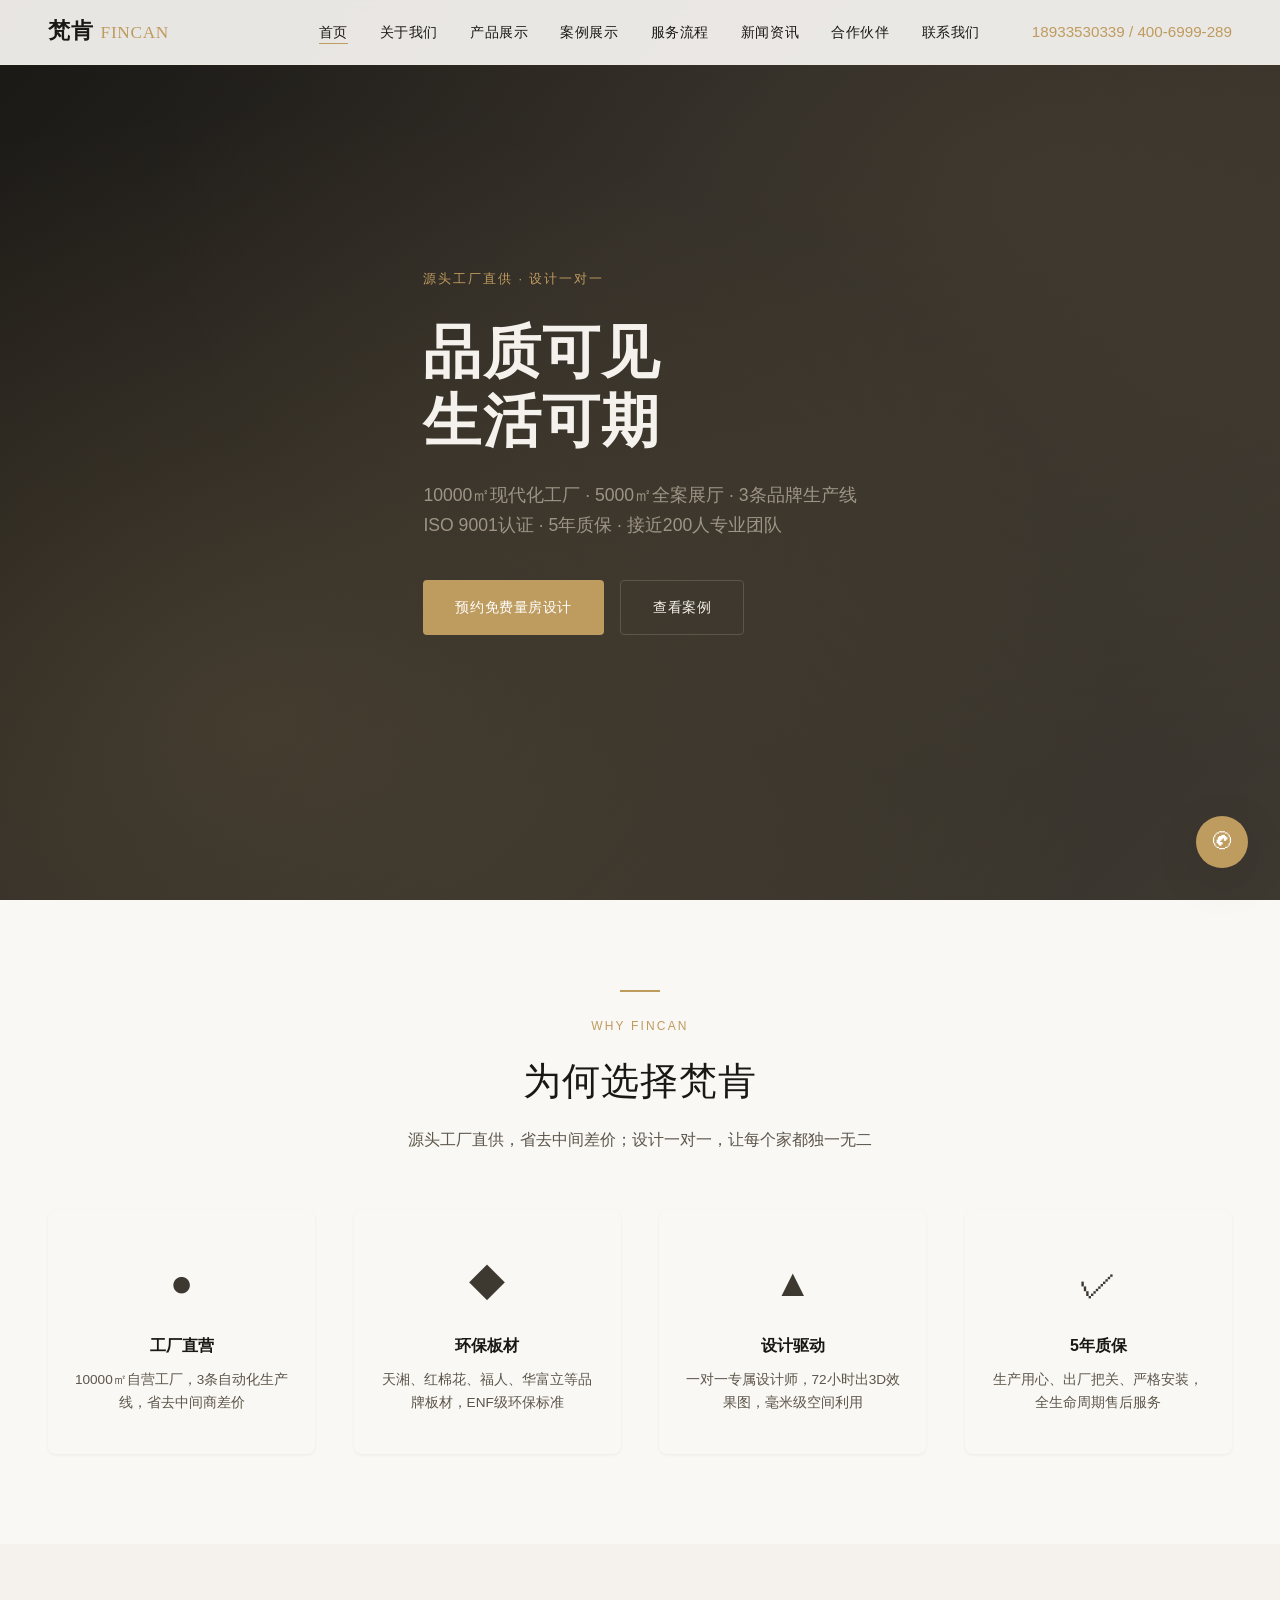
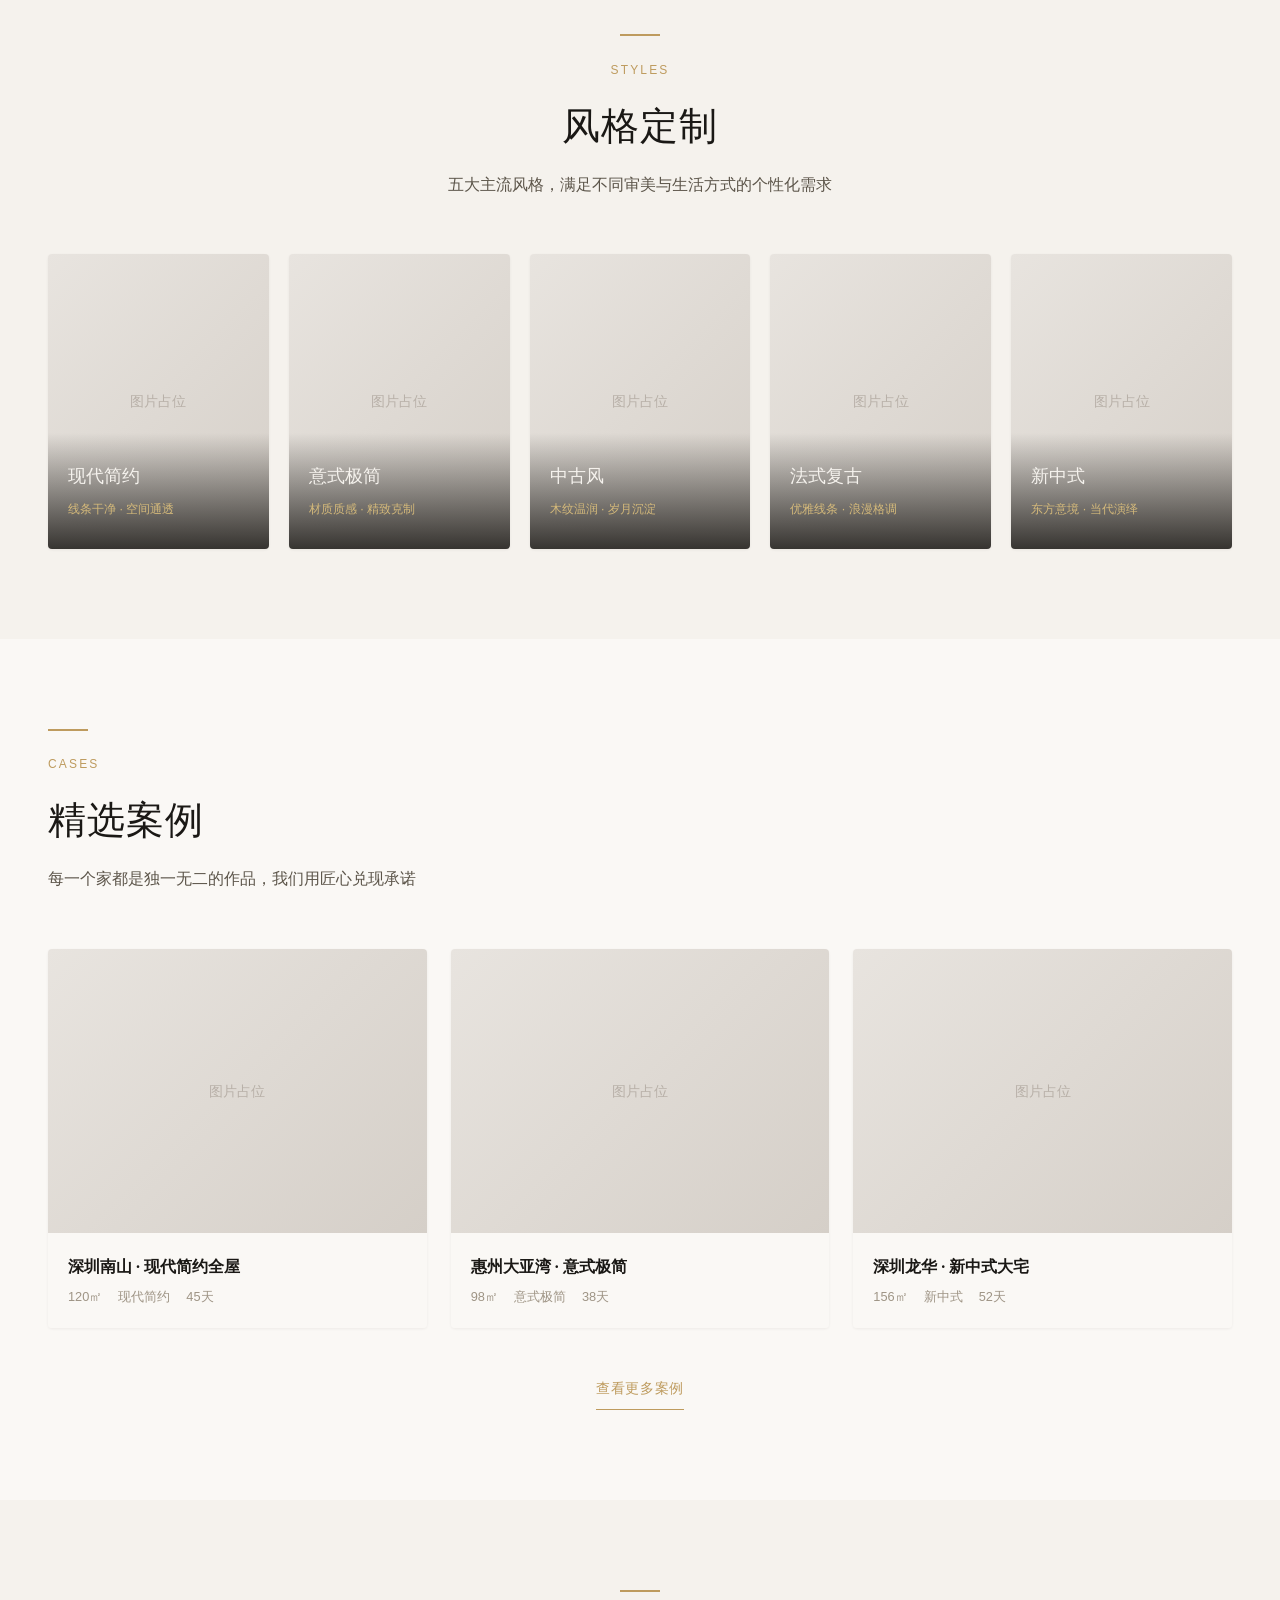
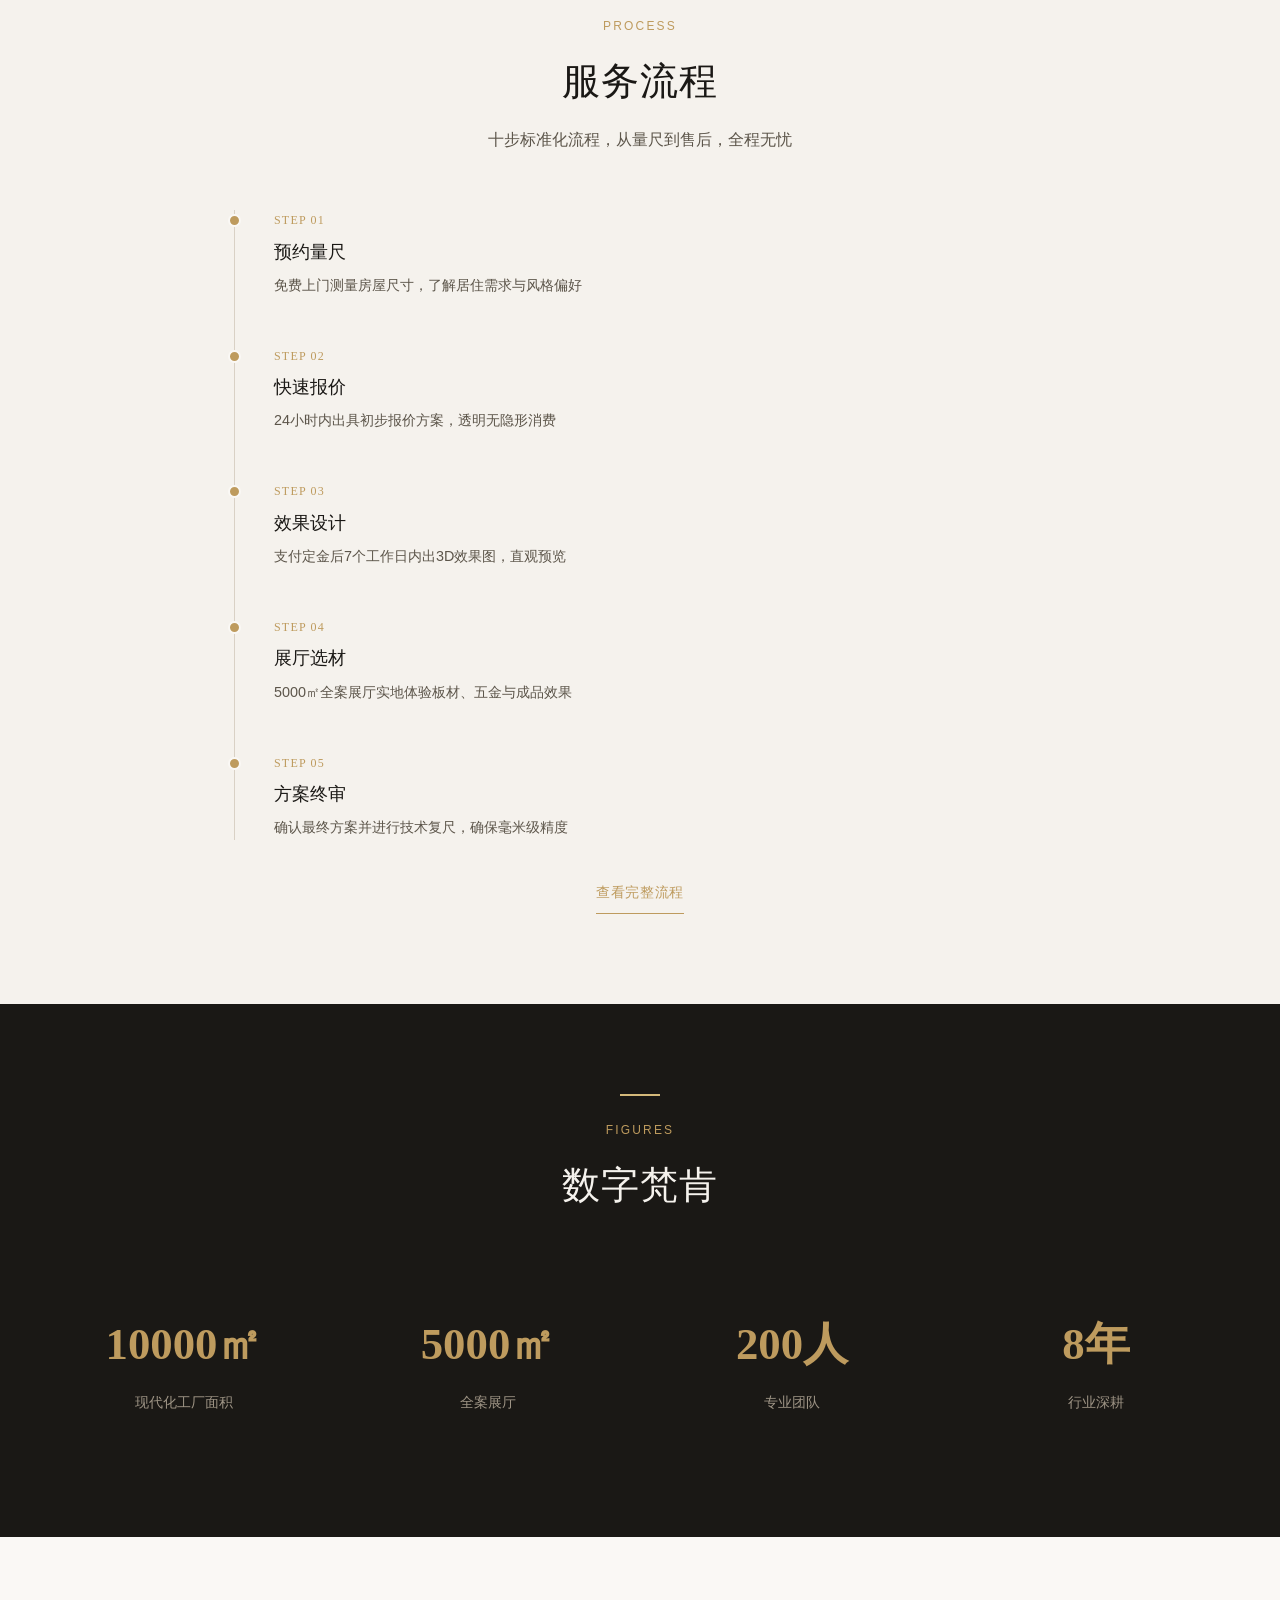
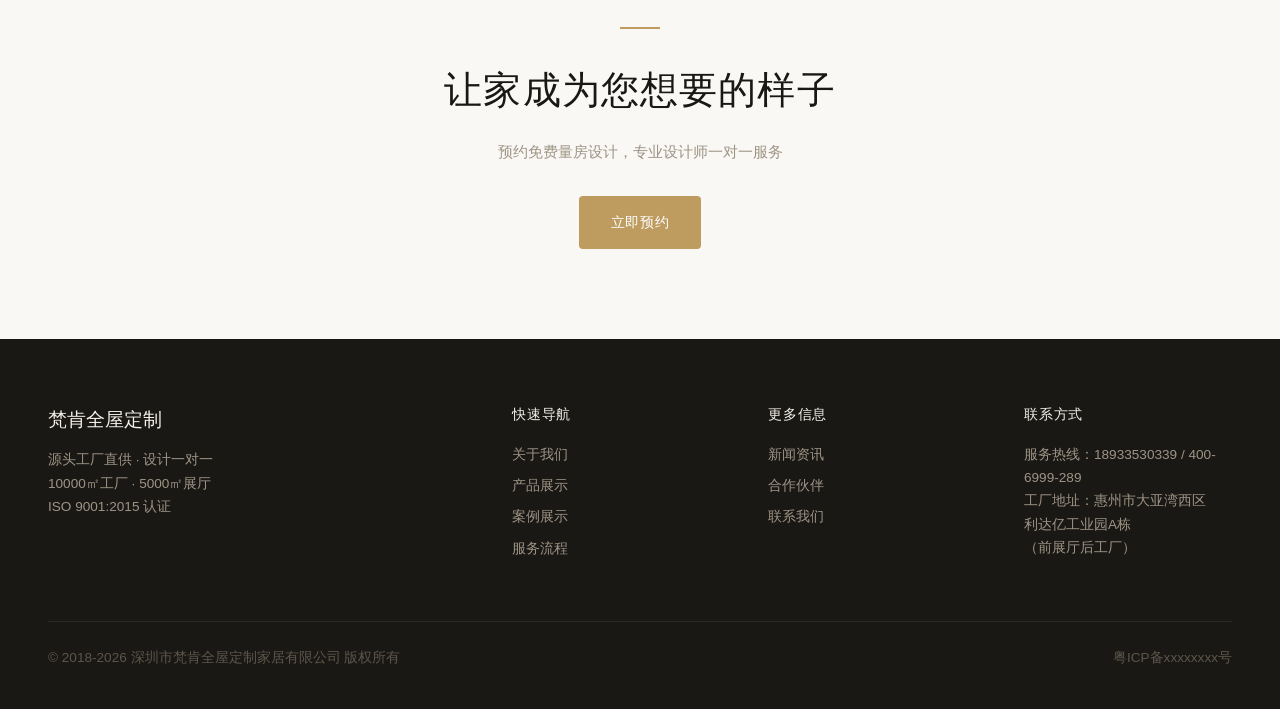
<file: index.html>
<!DOCTYPE html>
<html lang="zh-CN">
<head>
<meta charset="UTF-8">
<meta name="viewport" content="width=device-width, initial-scale=1.0">
<meta name="description" content="梵肯全屋定制 - 源头工厂直供+设计一对一，10000㎡现代化工厂，5000㎡全案展厅。专业定制衣柜、橱柜、酒柜、榻榻米等，5年质保，售后热线18933530339 / 400-6999-289。">
<script type="application/ld+json">
{
  "@context": "https://schema.org",
  "@type": "HomeAndConstructionBusiness",
  "name": "深圳市梵肯全屋定制家居有限公司",
  "alternateName": "梵肯全屋定制",
  "description": "梵肯全屋定制，源头工厂直供，10000㎡生产基地，前展厅后工厂。提供衣柜、橱柜、榻榻米、酒柜等全屋定制家具，覆盖现代简约、意式极简、中古风、法式复古、新中式五大风格。",
  "url": "https://fankeng-home.github.io/fankeng-home/",
  "telephone": ["+86-18933530339", "+86-400-6999-289"],
  "address": {
    "@type": "PostalAddress",
    "addressLocality": "惠州市",
    "addressRegion": "广东省",
    "streetAddress": "大亚湾西区利达亿工业园A栋（前展厅后工厂）"
  },
  "areaServed": ["深圳", "惠州", "东莞", "广州", "潮汕地区"],
  "foundingDate": "2018",
  "numberOfEmployees": {"@type": "QuantitativeValue", "value": 200},
  "hasCertification": {
    "@type": "Certification",
    "name": "ISO 9001:2015",
    "identifier": "61125Q0342R0M"
  }
}
</script>

<title>梵肯全屋定制 - 源头工厂直供 · 设计一对一</title>
<link rel="stylesheet" href="css/style.css">
</head>
<body>

<nav class="nav">
  <div class="container">
    <a href="index.html" class="nav-logo">梵肯<span>FINCAN</span></a>
    <button class="nav-toggle" aria-label="菜单" onclick="document.querySelector('.nav-links').classList.toggle('show')">
      <span></span><span></span><span></span>
    </button>
    <ul class="nav-links">
      <li><a href="index.html" class="active">首页</a></li>
      <li><a href="about.html">关于我们</a></li>
      <li><a href="products.html">产品展示</a></li>
      <li><a href="cases.html">案例展示</a></li>
      <li><a href="service.html">服务流程</a></li>
      <li><a href="news.html">新闻资讯</a></li>
      <li><a href="partners.html">合作伙伴</a></li>
      <li><a href="contact.html">联系我们</a></li>
      <li class="nav-phone">18933530339 / 400-6999-289</li>
    </ul>
  </div>
</nav>

<section class="hero">
  <div class="hero-bg"></div>
  <div class="container">
    <div class="hero-tag">源头工厂直供 · 设计一对一</div>
    <h1>品质可见<br>生活可期</h1>
    <p class="hero-desc">10000㎡现代化工厂 · 5000㎡全案展厅 · 3条品牌生产线<br>ISO 9001认证 · 5年质保 · 接近200人专业团队</p>
    <div class="hero-cta">
      <a href="contact.html" class="btn btn-primary">预约免费量房设计</a>
      <a href="cases.html" class="btn btn-outline">查看案例</a>
    </div>
  </div>
</section>

<section class="section-pad bg-white">
  <div class="container">
    <div class="text-center sec-header">
      <div class="gold-line"></div>
      <div class="sec-label">WHY FINCAN</div>
      <h2>为何选择梵肯</h2>
      <p class="sec-sub">源头工厂直供，省去中间差价；设计一对一，让每个家都独一无二</p>
    </div>
    <div class="adv-grid">
      <div class="adv-item">
        <div class="adv-icon">&#9679;</div>
        <h4>工厂直营</h4>
        <p>10000㎡自营工厂，3条自动化生产线，省去中间商差价</p>
      </div>
      <div class="adv-item">
        <div class="adv-icon">&#9670;</div>
        <h4>环保板材</h4>
        <p>天湘、红棉花、福人、华富立等品牌板材，ENF级环保标准</p>
      </div>
      <div class="adv-item">
        <div class="adv-icon">&#9650;</div>
        <h4>设计驱动</h4>
        <p>一对一专属设计师，72小时出3D效果图，毫米级空间利用</p>
      </div>
      <div class="adv-item">
        <div class="adv-icon">&#10003;</div>
        <h4>5年质保</h4>
        <p>生产用心、出厂把关、严格安装，全生命周期售后服务</p>
      </div>
    </div>
  </div>
</section>

<section class="section-pad bg-grain">
  <div class="container">
    <div class="text-center sec-header">
      <div class="gold-line"></div>
      <div class="sec-label">STYLES</div>
      <h2>风格定制</h2>
      <p class="sec-sub">五大主流风格，满足不同审美与生活方式的个性化需求</p>
    </div>
    <div class="style-grid">
      <a href="products.html" class="style-card">
        <div class="style-card-img"><div style="background:linear-gradient(135deg, #e8e4df 0%, #d5cfc8 100%);width:100%;height:100%;min-height:200px;display:flex;align-items:center;justify-content:center;color:#b8b0a8;font-size:14px;">图片占位</div></div>
        <div class="style-card-overlay"><h3>现代简约</h3><span>线条干净 · 空间通透</span></div>
      </a>
      <a href="products.html" class="style-card">
        <div class="style-card-img"><div style="background:linear-gradient(135deg, #e8e4df 0%, #d5cfc8 100%);width:100%;height:100%;min-height:200px;display:flex;align-items:center;justify-content:center;color:#b8b0a8;font-size:14px;">图片占位</div></div>
        <div class="style-card-overlay"><h3>意式极简</h3><span>材质质感 · 精致克制</span></div>
      </a>
      <a href="products.html" class="style-card">
        <div class="style-card-img"><div style="background:linear-gradient(135deg, #e8e4df 0%, #d5cfc8 100%);width:100%;height:100%;min-height:200px;display:flex;align-items:center;justify-content:center;color:#b8b0a8;font-size:14px;">图片占位</div></div>
        <div class="style-card-overlay"><h3>中古风</h3><span>木纹温润 · 岁月沉淀</span></div>
      </a>
      <a href="products.html" class="style-card">
        <div class="style-card-img"><div style="background:linear-gradient(135deg, #e8e4df 0%, #d5cfc8 100%);width:100%;height:100%;min-height:200px;display:flex;align-items:center;justify-content:center;color:#b8b0a8;font-size:14px;">图片占位</div></div>
        <div class="style-card-overlay"><h3>法式复古</h3><span>优雅线条 · 浪漫格调</span></div>
      </a>
      <a href="products.html" class="style-card">
        <div class="style-card-img"><div style="background:linear-gradient(135deg, #e8e4df 0%, #d5cfc8 100%);width:100%;height:100%;min-height:200px;display:flex;align-items:center;justify-content:center;color:#b8b0a8;font-size:14px;">图片占位</div></div>
        <div class="style-card-overlay"><h3>新中式</h3><span>东方意境 · 当代演绎</span></div>
      </a>
    </div>
  </div>
</section>

<section class="section-pad bg-white">
  <div class="container">
    <div class="sec-header">
      <div class="gold-line"></div>
      <div class="sec-label">CASES</div>
      <h2>精选案例</h2>
      <p class="sec-sub">每一个家都是独一无二的作品，我们用匠心兑现承诺</p>
    </div>
    <div class="case-grid">
      <a href="cases.html" class="case-card">
        <div class="case-img-wrap"><div style="background:linear-gradient(135deg, #e8e4df 0%, #d5cfc8 100%);width:100%;height:100%;min-height:200px;display:flex;align-items:center;justify-content:center;color:#b8b0a8;font-size:14px;">图片占位</div></div>
        <div class="case-info"><h4>深圳南山 · 现代简约全屋</h4><div class="case-meta"><span>120㎡</span><span>现代简约</span><span>45天</span></div></div>
      </a>
      <a href="cases.html" class="case-card">
        <div class="case-img-wrap"><div style="background:linear-gradient(135deg, #e8e4df 0%, #d5cfc8 100%);width:100%;height:100%;min-height:200px;display:flex;align-items:center;justify-content:center;color:#b8b0a8;font-size:14px;">图片占位</div></div>
        <div class="case-info"><h4>惠州大亚湾 · 意式极简</h4><div class="case-meta"><span>98㎡</span><span>意式极简</span><span>38天</span></div></div>
      </a>
      <a href="cases.html" class="case-card">
        <div class="case-img-wrap"><div style="background:linear-gradient(135deg, #e8e4df 0%, #d5cfc8 100%);width:100%;height:100%;min-height:200px;display:flex;align-items:center;justify-content:center;color:#b8b0a8;font-size:14px;">图片占位</div></div>
        <div class="case-info"><h4>深圳龙华 · 新中式大宅</h4><div class="case-meta"><span>156㎡</span><span>新中式</span><span>52天</span></div></div>
      </a>
    </div>
    <div class="text-center" style="margin-top:40px;">
      <a href="cases.html" class="btn btn-text">查看更多案例</a>
    </div>
  </div>
</section>

<section class="section-pad bg-grain">
  <div class="container">
    <div class="text-center sec-header">
      <div class="gold-line"></div>
      <div class="sec-label">PROCESS</div>
      <h2>服务流程</h2>
      <p class="sec-sub">十步标准化流程，从量尺到售后，全程无忧</p>
    </div>
    <div class="timeline">
      <div class="tl-item"><div class="tl-dot"></div><div class="tl-num">STEP 01</div><h3>预约量尺</h3><p>免费上门测量房屋尺寸，了解居住需求与风格偏好</p></div>
      <div class="tl-item"><div class="tl-dot"></div><div class="tl-num">STEP 02</div><h3>快速报价</h3><p>24小时内出具初步报价方案，透明无隐形消费</p></div>
      <div class="tl-item"><div class="tl-dot"></div><div class="tl-num">STEP 03</div><h3>效果设计</h3><p>支付定金后7个工作日内出3D效果图，直观预览</p></div>
      <div class="tl-item"><div class="tl-dot"></div><div class="tl-num">STEP 04</div><h3>展厅选材</h3><p>5000㎡全案展厅实地体验板材、五金与成品效果</p></div>
      <div class="tl-item"><div class="tl-dot"></div><div class="tl-num">STEP 05</div><h3>方案终审</h3><p>确认最终方案并进行技术复尺，确保毫米级精度</p></div>
    </div>
    <div class="text-center" style="margin-top:32px;">
      <a href="service.html" class="btn btn-text">查看完整流程</a>
    </div>
  </div>
</section>

<section class="section-pad bg-dark">
  <div class="container">
    <div class="text-center sec-header">
      <div class="gold-line"></div>
      <div class="sec-label">FIGURES</div>
      <h2>数字梵肯</h2>
    </div>
    <div class="num-grid">
      <div class="num-item"><div class="num-val">10000㎡</div><div class="num-label">现代化工厂面积</div></div>
      <div class="num-item"><div class="num-val">5000㎡</div><div class="num-label">全案展厅</div></div>
      <div class="num-item"><div class="num-val">200人</div><div class="num-label">专业团队</div></div>
      <div class="num-item"><div class="num-val">8年</div><div class="num-label">行业深耕</div></div>
    </div>
  </div>
</section>

<section class="section-pad cta-section bg-white">
  <div class="container">
    <div class="gold-line"></div>
    <h2>让家成为您想要的样子</h2>
    <p>预约免费量房设计，专业设计师一对一服务</p>
    <a href="contact.html" class="btn btn-primary">立即预约</a>
  </div>
</section>

<footer class="footer">
  <div class="container">
    <div class="footer-grid">
      <div class="footer-brand">
        <h3>梵肯全屋定制</h3>
        <p>源头工厂直供 · 设计一对一<br>10000㎡工厂 · 5000㎡展厅<br>ISO 9001:2015 认证</p>
      </div>
      <div>
        <h4>快速导航</h4>
        <ul>
          <li><a href="about.html">关于我们</a></li>
          <li><a href="products.html">产品展示</a></li>
          <li><a href="cases.html">案例展示</a></li>
          <li><a href="service.html">服务流程</a></li>
        </ul>
      </div>
      <div>
        <h4>更多信息</h4>
        <ul>
          <li><a href="news.html">新闻资讯</a></li>
          <li><a href="partners.html">合作伙伴</a></li>
          <li><a href="contact.html">联系我们</a></li>
        </ul>
      </div>
      <div>
        <h4>联系方式</h4>
        <p>服务热线：18933530339 / 400-6999-289<br>工厂地址：惠州市大亚湾西区<br>利达亿工业园A栋<br>（前展厅后工厂）</p>
      </div>
    </div>
    <div class="footer-bottom">
      <span>&copy; 2018-2026 深圳市梵肯全屋定制家居有限公司 版权所有</span>
      <span>粤ICP备xxxxxxxx号</span>
    </div>
  </div>
</footer>

<div class="float-cta">
  <div class="float-panel" id="floatPanel">
    <p style="font-size:0.85rem;color:var(--stone-600);">咨询热线</p>
    <p class="phone">18933530339 / 400-6999-289</p>
    <p style="font-size:0.8rem;color:var(--stone-400);margin-top:4px;">周一至周日 9:00-21:00</p>
  </div>
  <button class="float-btn" onclick="document.getElementById('floatPanel').classList.toggle('show')" aria-label="在线咨询">&#9990;</button>
</div>

<script src="js/main.js"></script>
</body>
</html>
</file>
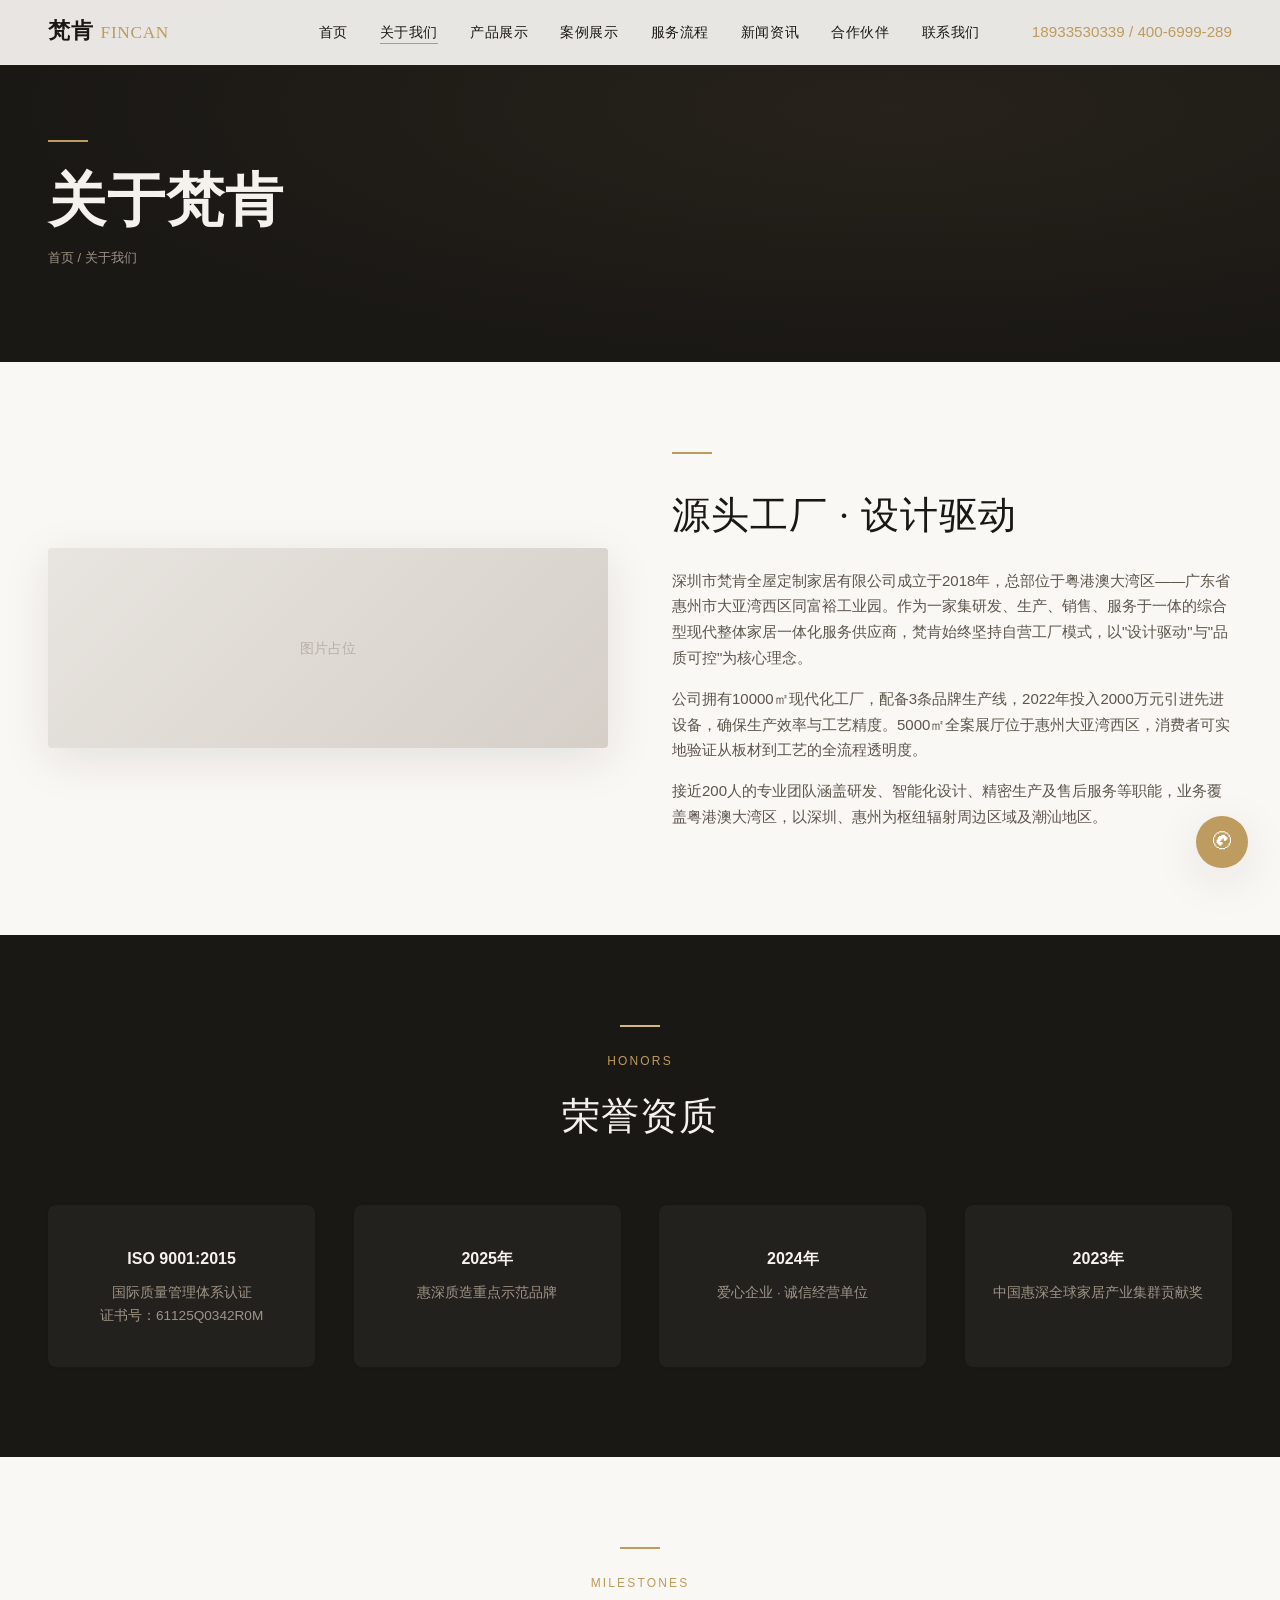
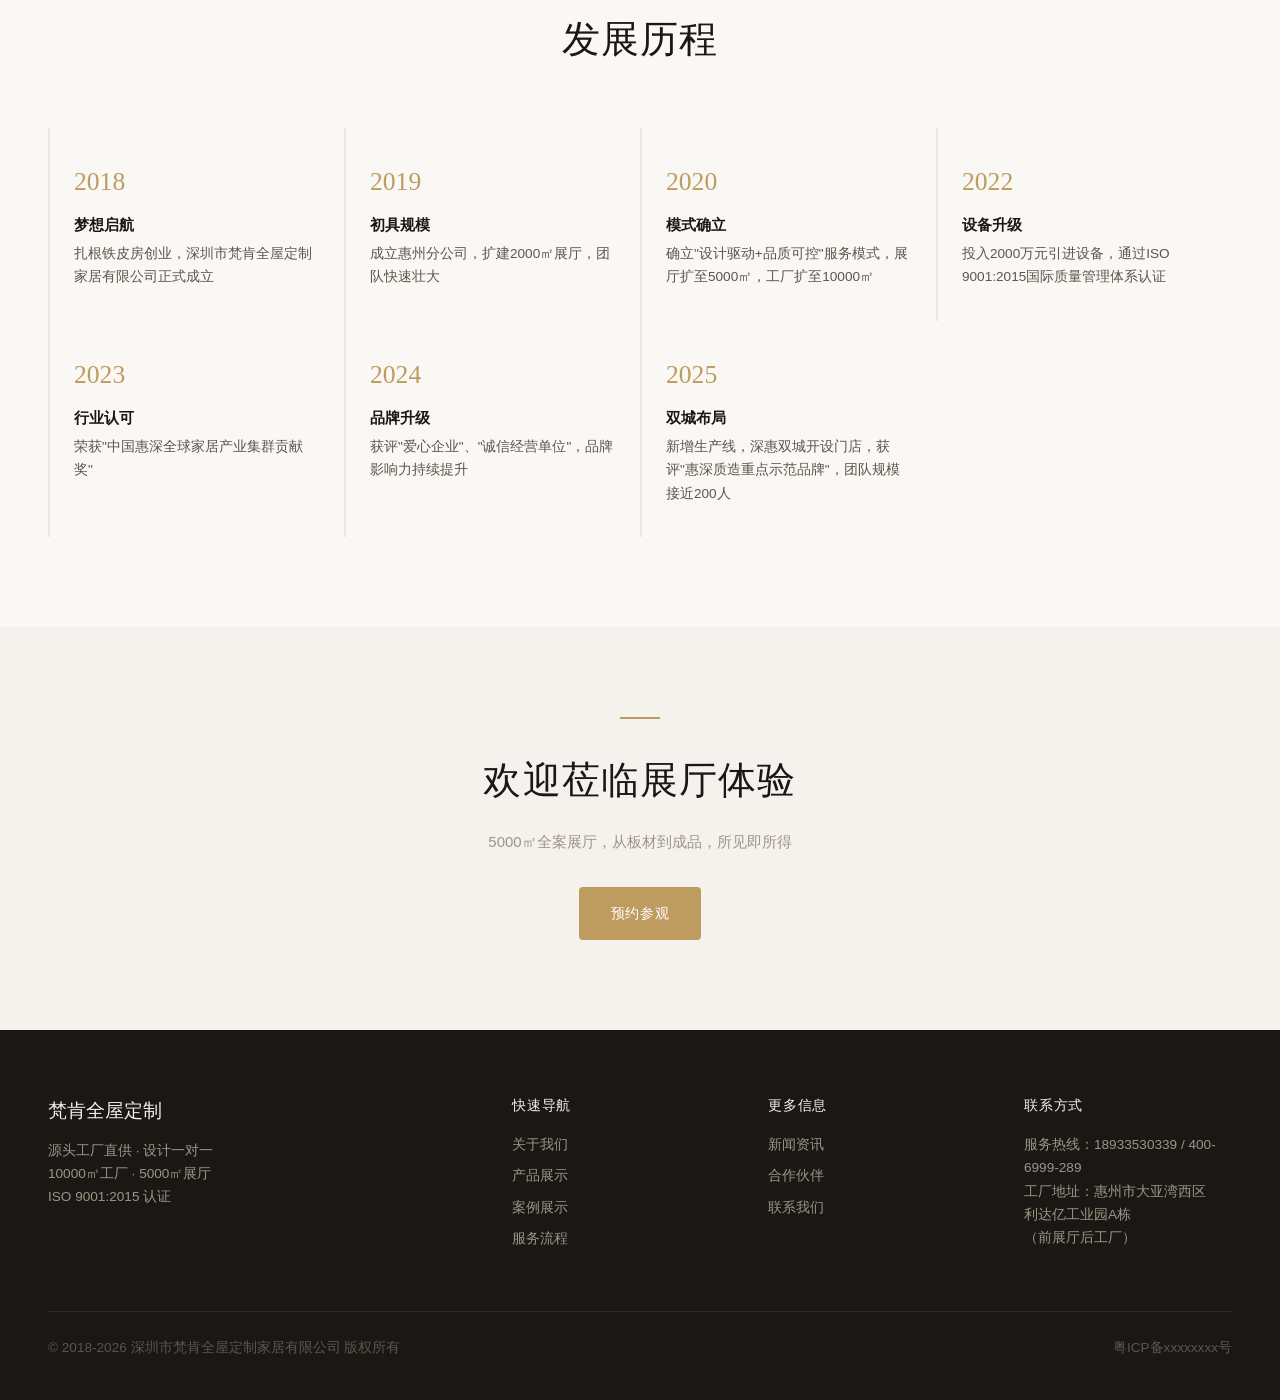
<file: about.html>
<!DOCTYPE html>
<html lang="zh-CN">
<head>
<meta charset="UTF-8">
<meta name="viewport" content="width=device-width, initial-scale=1.0">
<meta name="description" content="深圳市梵肯全屋定制家居有限公司成立于2018年，10000㎡现代化工厂，ISO 9001认证，3条品牌生产线，接近200人专业团队。">
<title>关于我们 - 梵肯全屋定制</title>
<link rel="stylesheet" href="css/style.css">
</head>
<body>

<nav class="nav">
  <div class="container">
    <a href="index.html" class="nav-logo">梵肯<span>FINCAN</span></a>
    <button class="nav-toggle" aria-label="菜单" onclick="document.querySelector('.nav-links').classList.toggle('show')">
      <span></span><span></span><span></span>
    </button>
    <ul class="nav-links">
      <li><a href="index.html">首页</a></li>
      <li><a href="about.html" class="active">关于我们</a></li>
      <li><a href="products.html">产品展示</a></li>
      <li><a href="cases.html">案例展示</a></li>
      <li><a href="service.html">服务流程</a></li>
      <li><a href="news.html">新闻资讯</a></li>
      <li><a href="partners.html">合作伙伴</a></li>
      <li><a href="contact.html">联系我们</a></li>
      <li class="nav-phone">18933530339 / 400-6999-289</li>
    </ul>
  </div>
</nav>

<section class="page-hero">
  <div class="container">
    <div class="gold-line"></div>
    <h1>关于梵肯</h1>
    <p class="page-breadcrumb"><a href="index.html">首页</a> / 关于我们</p>
  </div>
</section>

<section class="section-pad bg-white">
  <div class="container">
    <div class="about-figure">
      <div class="about-img">
        <div style="background:linear-gradient(135deg, #e8e4df 0%, #d5cfc8 100%);width:100%;height:100%;min-height:200px;display:flex;align-items:center;justify-content:center;color:#b8b0a8;font-size:14px;">图片占位</div>
      </div>
      <div class="about-text">
        <div class="gold-line"></div>
        <h2>源头工厂 · 设计驱动</h2>
        <p>深圳市梵肯全屋定制家居有限公司成立于2018年，总部位于粤港澳大湾区——广东省惠州市大亚湾西区同富裕工业园。作为一家集研发、生产、销售、服务于一体的综合型现代整体家居一体化服务供应商，梵肯始终坚持自营工厂模式，以"设计驱动"与"品质可控"为核心理念。</p>
        <p>公司拥有10000㎡现代化工厂，配备3条品牌生产线，2022年投入2000万元引进先进设备，确保生产效率与工艺精度。5000㎡全案展厅位于惠州大亚湾西区，消费者可实地验证从板材到工艺的全流程透明度。</p>
        <p>接近200人的专业团队涵盖研发、智能化设计、精密生产及售后服务等职能，业务覆盖粤港澳大湾区，以深圳、惠州为枢纽辐射周边区域及潮汕地区。</p>
      </div>
    </div>
  </div>
</section>

<section class="section-pad bg-dark">
  <div class="container">
    <div class="text-center sec-header">
      <div class="gold-line"></div>
      <div class="sec-label">HONORS</div>
      <h2>荣誉资质</h2>
    </div>
    <div class="adv-grid" style="grid-template-columns:repeat(auto-fill,minmax(240px,1fr));">
      <div class="adv-item" style="background:rgba(255,255,255,0.04);">
        <h4 style="color:var(--grain);">ISO 9001:2015</h4>
        <p style="color:var(--stone-400);">国际质量管理体系认证<br>证书号：61125Q0342R0M</p>
      </div>
      <div class="adv-item" style="background:rgba(255,255,255,0.04);">
        <h4 style="color:var(--grain);">2025年</h4>
        <p style="color:var(--stone-400);">惠深质造重点示范品牌</p>
      </div>
      <div class="adv-item" style="background:rgba(255,255,255,0.04);">
        <h4 style="color:var(--grain);">2024年</h4>
        <p style="color:var(--stone-400);">爱心企业 · 诚信经营单位</p>
      </div>
      <div class="adv-item" style="background:rgba(255,255,255,0.04);">
        <h4 style="color:var(--grain);">2023年</h4>
        <p style="color:var(--stone-400);">中国惠深全球家居产业集群贡献奖</p>
      </div>
    </div>
  </div>
</section>

<section class="section-pad bg-white">
  <div class="container">
    <div class="text-center sec-header">
      <div class="gold-line"></div>
      <div class="sec-label">MILESTONES</div>
      <h2>发展历程</h2>
    </div>
    <div class="milestones">
      <div class="milestone">
        <div class="milestone-year">2018</div>
        <h4>梦想启航</h4>
        <p>扎根铁皮房创业，深圳市梵肯全屋定制家居有限公司正式成立</p>
      </div>
      <div class="milestone">
        <div class="milestone-year">2019</div>
        <h4>初具规模</h4>
        <p>成立惠州分公司，扩建2000㎡展厅，团队快速壮大</p>
      </div>
      <div class="milestone">
        <div class="milestone-year">2020</div>
        <h4>模式确立</h4>
        <p>确立"设计驱动+品质可控"服务模式，展厅扩至5000㎡，工厂扩至10000㎡</p>
      </div>
      <div class="milestone">
        <div class="milestone-year">2022</div>
        <h4>设备升级</h4>
        <p>投入2000万元引进设备，通过ISO 9001:2015国际质量管理体系认证</p>
      </div>
      <div class="milestone">
        <div class="milestone-year">2023</div>
        <h4>行业认可</h4>
        <p>荣获"中国惠深全球家居产业集群贡献奖"</p>
      </div>
      <div class="milestone">
        <div class="milestone-year">2024</div>
        <h4>品牌升级</h4>
        <p>获评"爱心企业"、"诚信经营单位"，品牌影响力持续提升</p>
      </div>
      <div class="milestone">
        <div class="milestone-year">2025</div>
        <h4>双城布局</h4>
        <p>新增生产线，深惠双城开设门店，获评"惠深质造重点示范品牌"，团队规模接近200人</p>
      </div>
    </div>
  </div>
</section>

<section class="section-pad cta-section bg-grain">
  <div class="container">
    <div class="gold-line"></div>
    <h2>欢迎莅临展厅体验</h2>
    <p>5000㎡全案展厅，从板材到成品，所见即所得</p>
    <a href="contact.html" class="btn btn-primary">预约参观</a>
  </div>
</section>

<footer class="footer">
  <div class="container">
    <div class="footer-grid">
      <div class="footer-brand">
        <h3>梵肯全屋定制</h3>
        <p>源头工厂直供 · 设计一对一<br>10000㎡工厂 · 5000㎡展厅<br>ISO 9001:2015 认证</p>
      </div>
      <div>
        <h4>快速导航</h4>
        <ul>
          <li><a href="about.html">关于我们</a></li>
          <li><a href="products.html">产品展示</a></li>
          <li><a href="cases.html">案例展示</a></li>
          <li><a href="service.html">服务流程</a></li>
        </ul>
      </div>
      <div>
        <h4>更多信息</h4>
        <ul>
          <li><a href="news.html">新闻资讯</a></li>
          <li><a href="partners.html">合作伙伴</a></li>
          <li><a href="contact.html">联系我们</a></li>
        </ul>
      </div>
      <div>
        <h4>联系方式</h4>
        <p>服务热线：18933530339 / 400-6999-289<br>工厂地址：惠州市大亚湾西区<br>利达亿工业园A栋<br>（前展厅后工厂）</p>
      </div>
    </div>
    <div class="footer-bottom">
      <span>&copy; 2018-2026 深圳市梵肯全屋定制家居有限公司 版权所有</span>
      <span>粤ICP备xxxxxxxx号</span>
    </div>
  </div>
</footer>

<div class="float-cta">
  <div class="float-panel" id="floatPanel">
    <p style="font-size:0.85rem;color:var(--stone-600);">咨询热线</p>
    <p class="phone">18933530339 / 400-6999-289</p>
    <p style="font-size:0.8rem;color:var(--stone-400);margin-top:4px;">周一至周日 9:00-21:00</p>
  </div>
  <button class="float-btn" onclick="document.getElementById('floatPanel').classList.toggle('show')" aria-label="在线咨询">&#9990;</button>
</div>

<script src="js/main.js"></script>
</body>
</html>
</file>
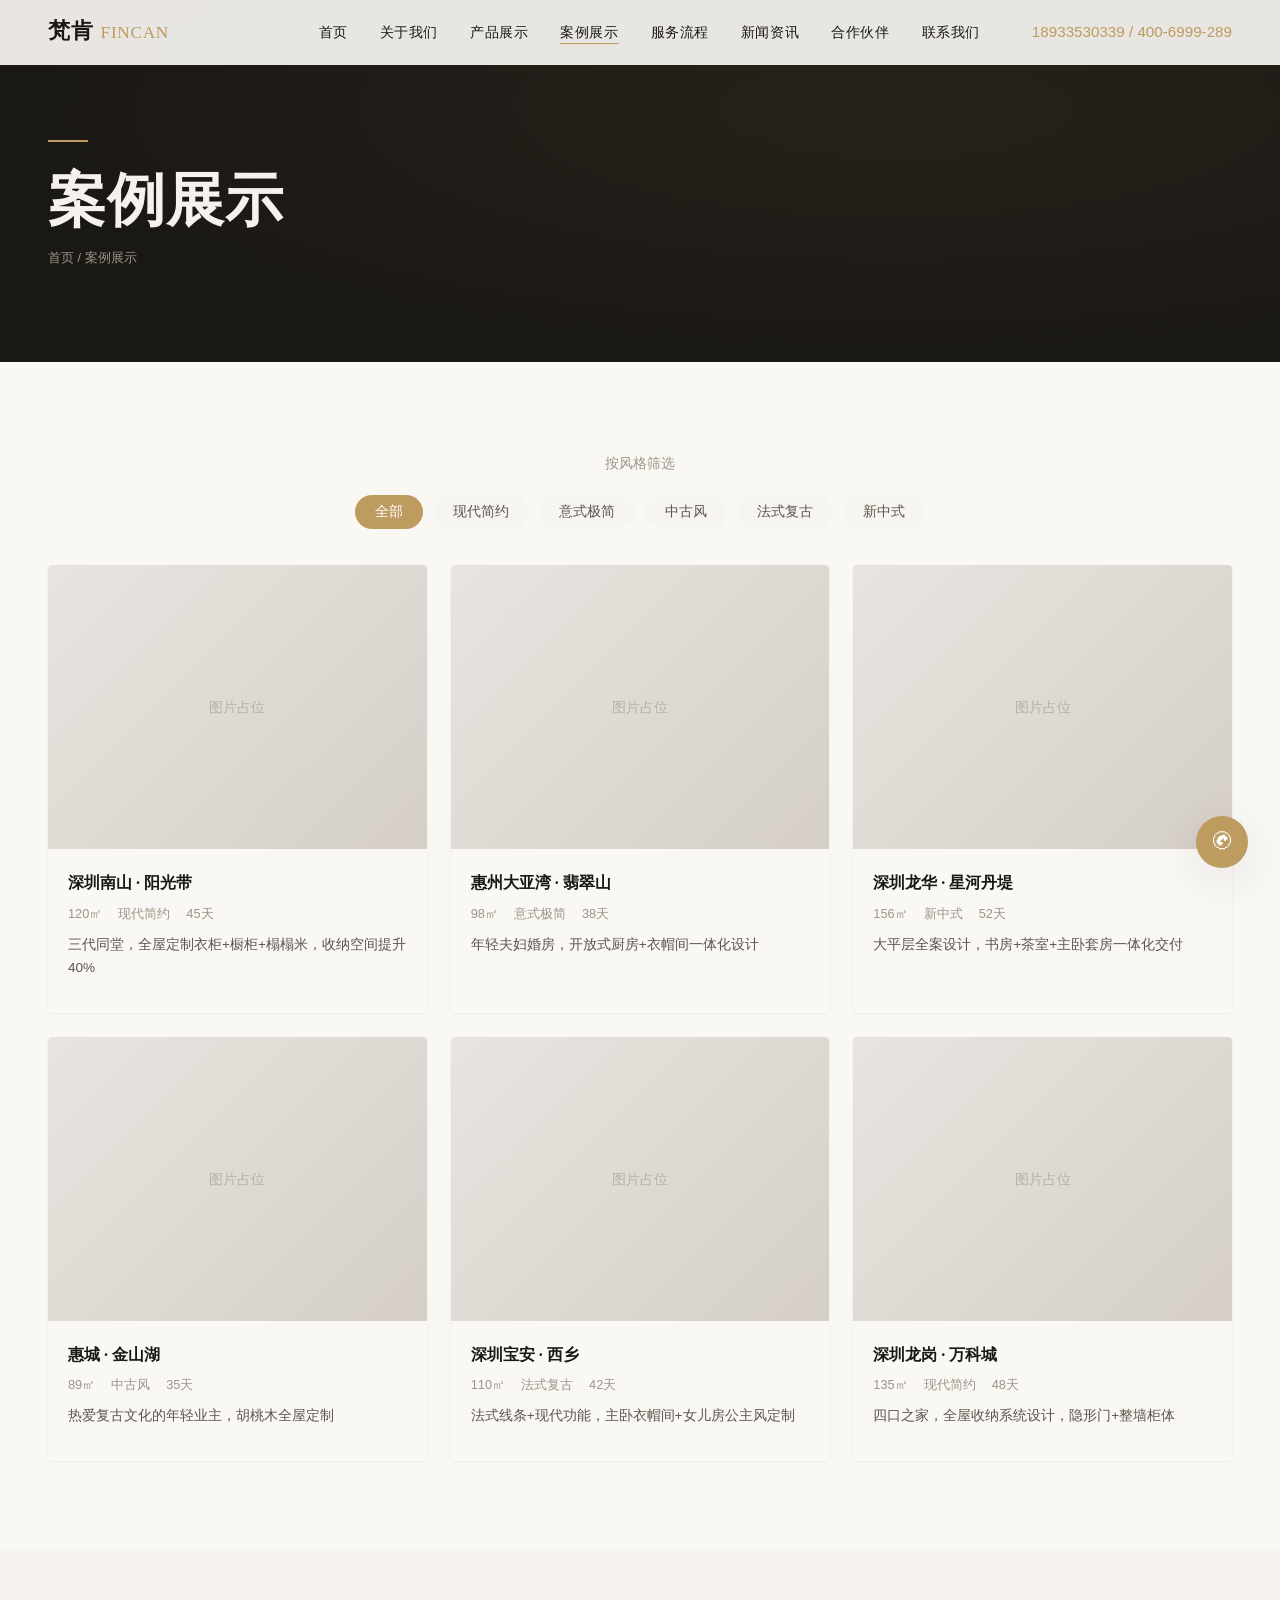
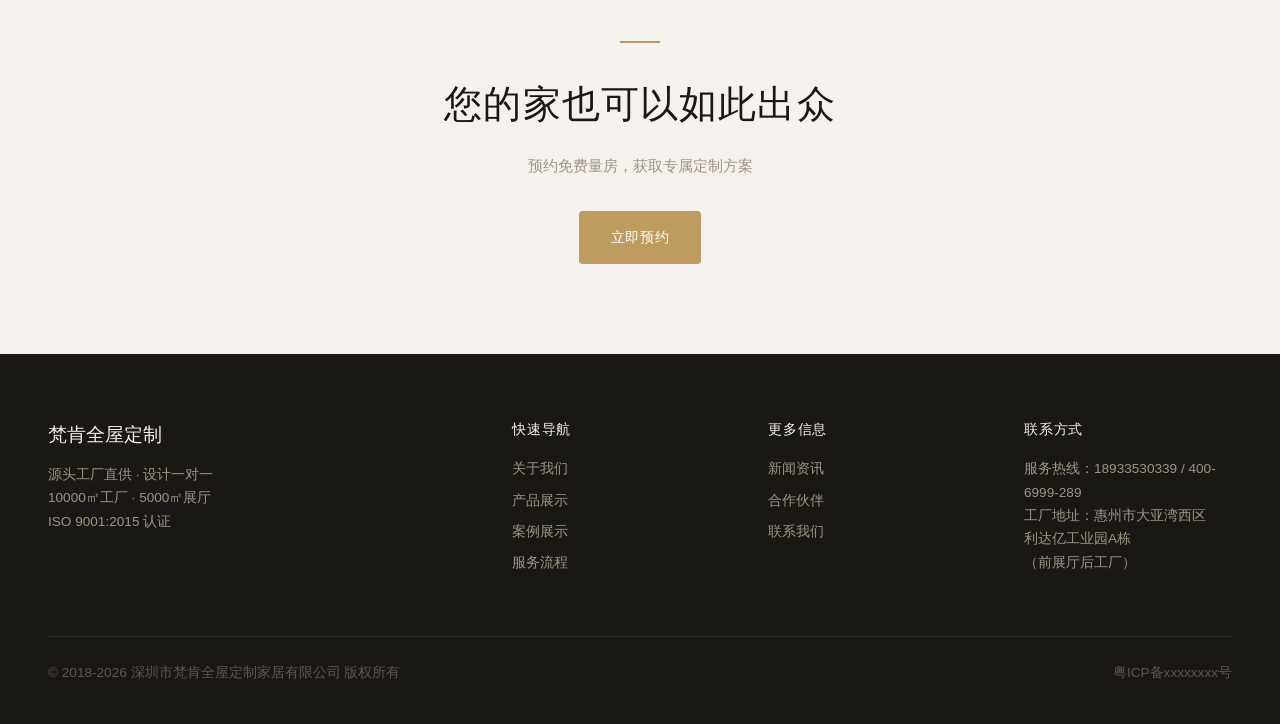
<file: cases.html>
<!DOCTYPE html>
<html lang="zh-CN">
<head>
<meta charset="UTF-8">
<meta name="viewport" content="width=device-width, initial-scale=1.0">
<meta name="description" content="梵肯全屋定制客户实装案例展示，涵盖现代简约、意式极简、中古风、法式复古、新中式等多种风格，客厅/卧室/厨房/全屋实景效果。">
<title>案例展示 - 梵肯全屋定制</title>
<link rel="stylesheet" href="css/style.css">
</head>
<body>

<nav class="nav">
  <div class="container">
    <a href="index.html" class="nav-logo">梵肯<span>FINCAN</span></a>
    <button class="nav-toggle" aria-label="菜单" onclick="document.querySelector('.nav-links').classList.toggle('show')">
      <span></span><span></span><span></span>
    </button>
    <ul class="nav-links">
      <li><a href="index.html">首页</a></li>
      <li><a href="about.html">关于我们</a></li>
      <li><a href="products.html">产品展示</a></li>
      <li><a href="cases.html" class="active">案例展示</a></li>
      <li><a href="service.html">服务流程</a></li>
      <li><a href="news.html">新闻资讯</a></li>
      <li><a href="partners.html">合作伙伴</a></li>
      <li><a href="contact.html">联系我们</a></li>
      <li class="nav-phone">18933530339 / 400-6999-289</li>
    </ul>
  </div>
</nav>

<section class="page-hero">
  <div class="container">
    <div class="gold-line"></div>
    <h1>案例展示</h1>
    <p class="page-breadcrumb"><a href="index.html">首页</a> / 案例展示</p>
  </div>
</section>

<section class="section-pad bg-white">
  <div class="container">
    <div class="text-center">
      <p style="font-size:0.85rem;color:var(--stone-400);margin-bottom:20px;">按风格筛选</p>
      <div class="filter-bar">
        <button class="filter-tag active" onclick="filterCases('all')">全部</button>
        <button class="filter-tag" onclick="filterCases('现代简约')">现代简约</button>
        <button class="filter-tag" onclick="filterCases('意式极简')">意式极简</button>
        <button class="filter-tag" onclick="filterCases('中古风')">中古风</button>
        <button class="filter-tag" onclick="filterCases('法式复古')">法式复古</button>
        <button class="filter-tag" onclick="filterCases('新中式')">新中式</button>
      </div>
    </div>

    <div class="case-grid" id="caseGrid">
      <div class="case-card" data-style="现代简约">
        <div class="case-img-wrap"><div style="background:linear-gradient(135deg, #e8e4df 0%, #d5cfc8 100%);width:100%;height:100%;min-height:200px;display:flex;align-items:center;justify-content:center;color:#b8b0a8;font-size:14px;">图片占位</div></div>
        <div class="case-info"><h4>深圳南山 · 阳光带</h4><div class="case-meta"><span>120㎡</span><span>现代简约</span><span>45天</span></div><p style="font-size:0.85rem;color:var(--stone-600);margin-top:8px;">三代同堂，全屋定制衣柜+橱柜+榻榻米，收纳空间提升40%</p></div>
      </div>
      <div class="case-card" data-style="意式极简">
        <div class="case-img-wrap"><div style="background:linear-gradient(135deg, #e8e4df 0%, #d5cfc8 100%);width:100%;height:100%;min-height:200px;display:flex;align-items:center;justify-content:center;color:#b8b0a8;font-size:14px;">图片占位</div></div>
        <div class="case-info"><h4>惠州大亚湾 · 翡翠山</h4><div class="case-meta"><span>98㎡</span><span>意式极简</span><span>38天</span></div><p style="font-size:0.85rem;color:var(--stone-600);margin-top:8px;">年轻夫妇婚房，开放式厨房+衣帽间一体化设计</p></div>
      </div>
      <div class="case-card" data-style="新中式">
        <div class="case-img-wrap"><div style="background:linear-gradient(135deg, #e8e4df 0%, #d5cfc8 100%);width:100%;height:100%;min-height:200px;display:flex;align-items:center;justify-content:center;color:#b8b0a8;font-size:14px;">图片占位</div></div>
        <div class="case-info"><h4>深圳龙华 · 星河丹堤</h4><div class="case-meta"><span>156㎡</span><span>新中式</span><span>52天</span></div><p style="font-size:0.85rem;color:var(--stone-600);margin-top:8px;">大平层全案设计，书房+茶室+主卧套房一体化交付</p></div>
      </div>
      <div class="case-card" data-style="中古风">
        <div class="case-img-wrap"><div style="background:linear-gradient(135deg, #e8e4df 0%, #d5cfc8 100%);width:100%;height:100%;min-height:200px;display:flex;align-items:center;justify-content:center;color:#b8b0a8;font-size:14px;">图片占位</div></div>
        <div class="case-info"><h4>惠城 · 金山湖</h4><div class="case-meta"><span>89㎡</span><span>中古风</span><span>35天</span></div><p style="font-size:0.85rem;color:var(--stone-600);margin-top:8px;">热爱复古文化的年轻业主，胡桃木全屋定制</p></div>
      </div>
      <div class="case-card" data-style="法式复古">
        <div class="case-img-wrap"><div style="background:linear-gradient(135deg, #e8e4df 0%, #d5cfc8 100%);width:100%;height:100%;min-height:200px;display:flex;align-items:center;justify-content:center;color:#b8b0a8;font-size:14px;">图片占位</div></div>
        <div class="case-info"><h4>深圳宝安 · 西乡</h4><div class="case-meta"><span>110㎡</span><span>法式复古</span><span>42天</span></div><p style="font-size:0.85rem;color:var(--stone-600);margin-top:8px;">法式线条+现代功能，主卧衣帽间+女儿房公主风定制</p></div>
      </div>
      <div class="case-card" data-style="现代简约">
        <div class="case-img-wrap"><div style="background:linear-gradient(135deg, #e8e4df 0%, #d5cfc8 100%);width:100%;height:100%;min-height:200px;display:flex;align-items:center;justify-content:center;color:#b8b0a8;font-size:14px;">图片占位</div></div>
        <div class="case-info"><h4>深圳龙岗 · 万科城</h4><div class="case-meta"><span>135㎡</span><span>现代简约</span><span>48天</span></div><p style="font-size:0.85rem;color:var(--stone-600);margin-top:8px;">四口之家，全屋收纳系统设计，隐形门+整墙柜体</p></div>
      </div>
    </div>
  </div>
</section>

<section class="section-pad cta-section bg-grain">
  <div class="container">
    <div class="gold-line"></div>
    <h2>您的家也可以如此出众</h2>
    <p>预约免费量房，获取专属定制方案</p>
    <a href="contact.html" class="btn btn-primary">立即预约</a>
  </div>
</section>

<footer class="footer">
  <div class="container">
    <div class="footer-grid">
      <div class="footer-brand">
        <h3>梵肯全屋定制</h3>
        <p>源头工厂直供 · 设计一对一<br>10000㎡工厂 · 5000㎡展厅<br>ISO 9001:2015 认证</p>
      </div>
      <div>
        <h4>快速导航</h4>
        <ul>
          <li><a href="about.html">关于我们</a></li>
          <li><a href="products.html">产品展示</a></li>
          <li><a href="cases.html">案例展示</a></li>
          <li><a href="service.html">服务流程</a></li>
        </ul>
      </div>
      <div>
        <h4>更多信息</h4>
        <ul>
          <li><a href="news.html">新闻资讯</a></li>
          <li><a href="partners.html">合作伙伴</a></li>
          <li><a href="contact.html">联系我们</a></li>
        </ul>
      </div>
      <div>
        <h4>联系方式</h4>
        <p>服务热线：18933530339 / 400-6999-289<br>工厂地址：惠州市大亚湾西区<br>利达亿工业园A栋<br>（前展厅后工厂）</p>
      </div>
    </div>
    <div class="footer-bottom">
      <span>&copy; 2018-2026 深圳市梵肯全屋定制家居有限公司 版权所有</span>
      <span>粤ICP备xxxxxxxx号</span>
    </div>
  </div>
</footer>

<div class="float-cta">
  <div class="float-panel" id="floatPanel">
    <p style="font-size:0.85rem;color:var(--stone-600);">咨询热线</p>
    <p class="phone">18933530339 / 400-6999-289</p>
    <p style="font-size:0.8rem;color:var(--stone-400);margin-top:4px;">周一至周日 9:00-21:00</p>
  </div>
  <button class="float-btn" onclick="document.getElementById('floatPanel').classList.toggle('show')" aria-label="在线咨询">&#9990;</button>
</div>

<script src="js/main.js"></script>
</body>
</html>
</file>
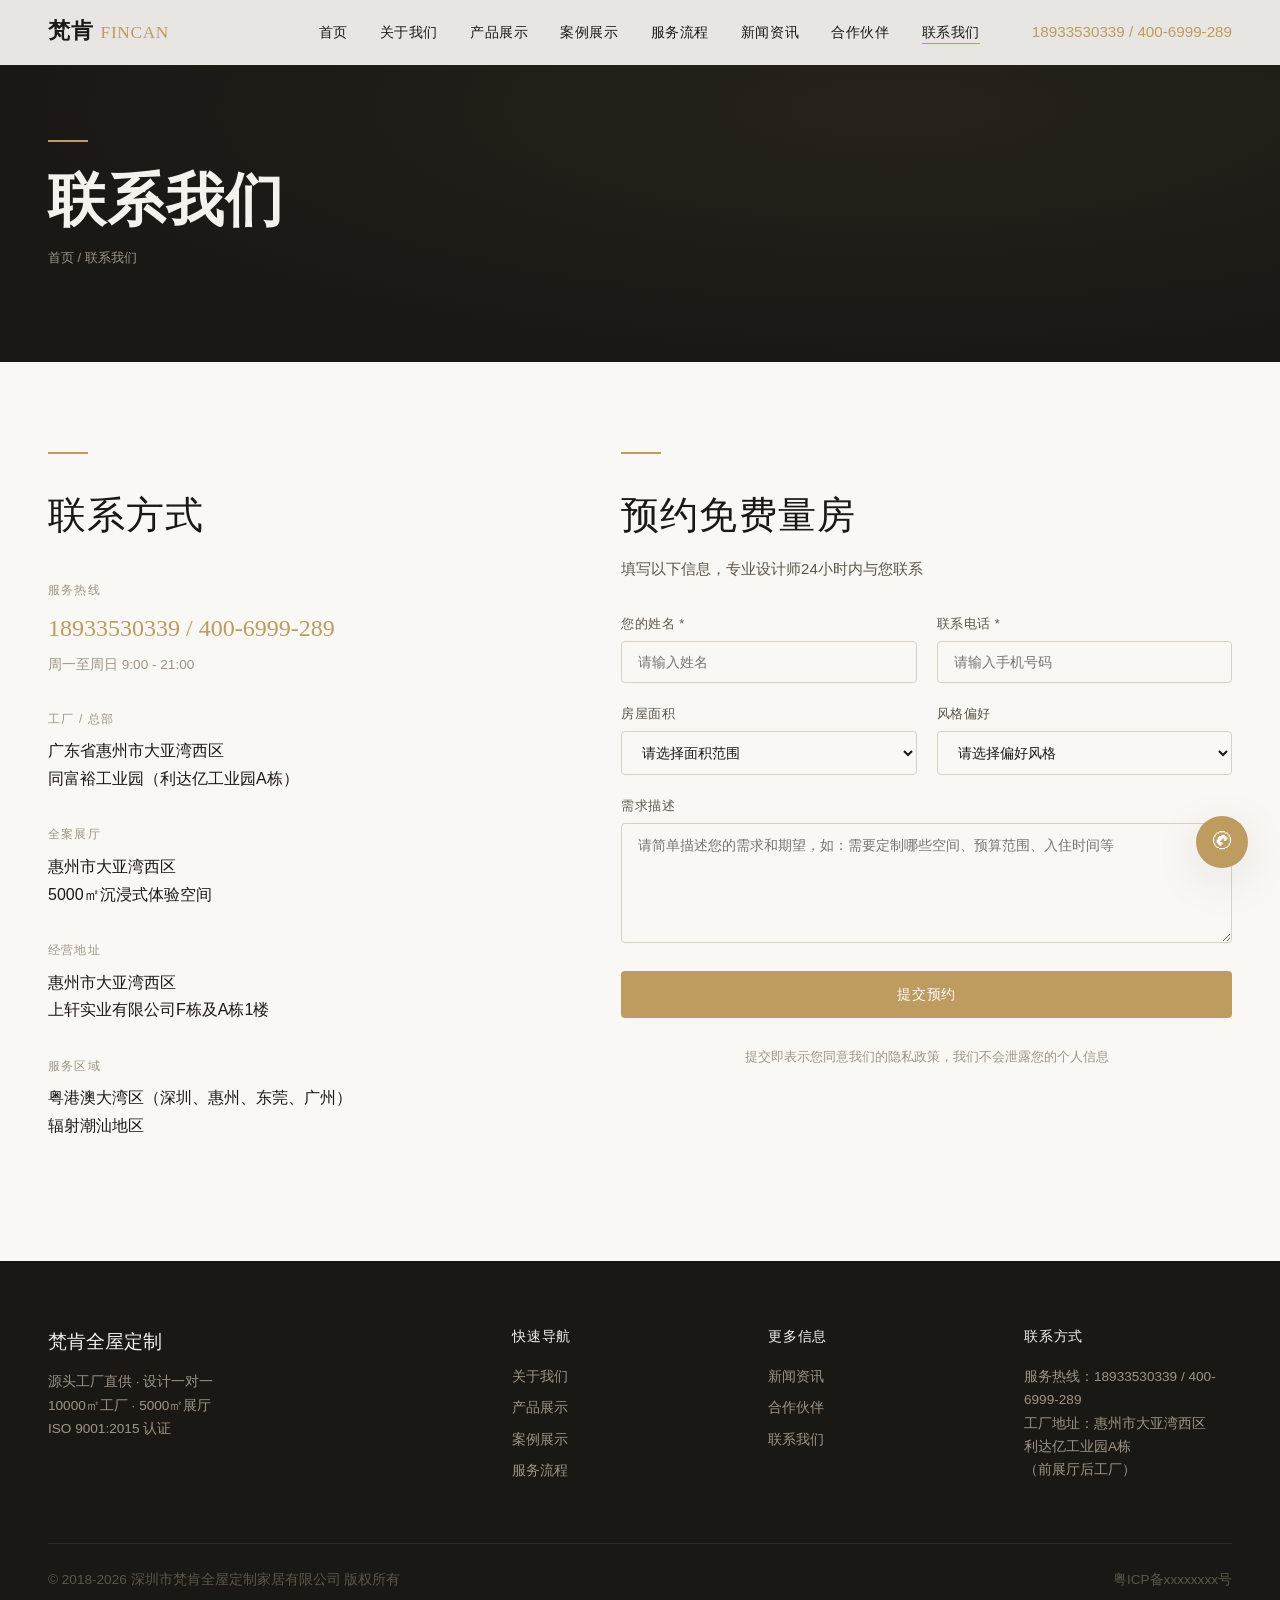
<file: contact.html>
<!DOCTYPE html>
<html lang="zh-CN">
<head>
<meta charset="UTF-8">
<meta name="viewport" content="width=device-width, initial-scale=1.0">
<meta name="description" content="联系梵肯全屋定制：惠州大亚湾西区利达亿工业园A栋（前展厅后工厂）。服务热线：18933530339 / 400-6999-289，在线预约免费量房设计。">
<title>联系我们 - 梵肯全屋定制</title>
<link rel="stylesheet" href="css/style.css">
</head>
<body>

<nav class="nav">
  <div class="container">
    <a href="index.html" class="nav-logo">梵肯<span>FINCAN</span></a>
    <button class="nav-toggle" aria-label="菜单" onclick="document.querySelector('.nav-links').classList.toggle('show')">
      <span></span><span></span><span></span>
    </button>
    <ul class="nav-links">
      <li><a href="index.html">首页</a></li>
      <li><a href="about.html">关于我们</a></li>
      <li><a href="products.html">产品展示</a></li>
      <li><a href="cases.html">案例展示</a></li>
      <li><a href="service.html">服务流程</a></li>
      <li><a href="news.html">新闻资讯</a></li>
      <li><a href="partners.html">合作伙伴</a></li>
      <li><a href="contact.html" class="active">联系我们</a></li>
      <li class="nav-phone">18933530339 / 400-6999-289</li>
    </ul>
  </div>
</nav>

<section class="page-hero">
  <div class="container">
    <div class="gold-line"></div>
    <h1>联系我们</h1>
    <p class="page-breadcrumb"><a href="index.html">首页</a> / 联系我们</p>
  </div>
</section>

<section class="section-pad bg-white">
  <div class="container">
    <div class="contact-layout">
      <div>
        <div class="gold-line"></div>
        <h2 style="margin-bottom:32px;">联系方式</h2>

        <div class="contact-info-item">
          <div class="label">服务热线</div>
          <div class="contact-phone">18933530339 / 400-6999-289</div>
          <div class="value" style="font-size:0.85rem;color:var(--stone-400);margin-top:4px;">周一至周日 9:00 - 21:00</div>
        </div>

        <div class="contact-info-item">
          <div class="label">工厂 / 总部</div>
          <div class="value">广东省惠州市大亚湾西区<br>同富裕工业园（利达亿工业园A栋）</div>
        </div>

        <div class="contact-info-item">
          <div class="label">全案展厅</div>
          <div class="value">惠州市大亚湾西区<br>5000㎡沉浸式体验空间</div>
        </div>

        <div class="contact-info-item">
          <div class="label">经营地址</div>
          <div class="value">惠州市大亚湾西区<br>上轩实业有限公司F栋及A栋1楼</div>
        </div>

        <div class="contact-info-item">
          <div class="label">服务区域</div>
          <div class="value">粤港澳大湾区（深圳、惠州、东莞、广州）<br>辐射潮汕地区</div>
        </div>
      </div>

      <div>
        <div class="gold-line"></div>
        <h2 style="margin-bottom:8px;">预约免费量房</h2>
        <p style="color:var(--stone-600);margin-bottom:32px;">填写以下信息，专业设计师24小时内与您联系</p>

        <form class="contact-form" id="contactForm" onsubmit="handleSubmit(event)">
          <div class="form-row">
            <div class="form-group">
              <label for="name">您的姓名 *</label>
              <input type="text" id="name" name="name" placeholder="请输入姓名" required>
            </div>
            <div class="form-group">
              <label for="phone">联系电话 *</label>
              <input type="tel" id="phone" name="phone" placeholder="请输入手机号码" required>
            </div>
          </div>

          <div class="form-row">
            <div class="form-group">
              <label for="area">房屋面积</label>
              <select id="area" name="area">
                <option value="">请选择面积范围</option>
                <option value="60以下">60㎡以下</option>
                <option value="60-90">60-90㎡</option>
                <option value="90-120">90-120㎡</option>
                <option value="120-150">120-150㎡</option>
                <option value="150以上">150㎡以上</option>
              </select>
            </div>
            <div class="form-group">
              <label for="style">风格偏好</label>
              <select id="style" name="style">
                <option value="">请选择偏好风格</option>
                <option value="现代简约">现代简约</option>
                <option value="意式极简">意式极简</option>
                <option value="中古风">中古风</option>
                <option value="法式复古">法式复古</option>
                <option value="新中式">新中式</option>
                <option value="不确定">不确定，需要设计师建议</option>
              </select>
            </div>
          </div>

          <div class="form-group">
            <label for="message">需求描述</label>
            <textarea id="message" name="message" placeholder="请简单描述您的需求和期望，如：需要定制哪些空间、预算范围、入住时间等"></textarea>
          </div>

          <button type="submit" class="btn btn-primary" style="width:100%;justify-content:center;">提交预约</button>
          <p style="font-size:0.8rem;color:var(--stone-400);text-align:center;margin-top:8px;">提交即表示您同意我们的隐私政策，我们不会泄露您的个人信息</p>
        </form>

        <div id="formSuccess" style="display:none;text-align:center;padding:48px 24px;">
          <div style="font-size:2.8rem;color:var(--gold);margin-bottom:16px;">&#10003;</div>
          <h3 style="margin-bottom:8px;">提交成功</h3>
          <p style="color:var(--stone-600);margin-bottom:24px;">感谢您的信任，设计师将在24小时内与您联系</p>
          <p style="font-size:0.9rem;">如有紧急需求，请直接拨打 <strong style="color:var(--gold);">18933530339 / 400-6999-289</strong></p>
        </div>
      </div>
    </div>
  </div>
</section>

<footer class="footer">
  <div class="container">
    <div class="footer-grid">
      <div class="footer-brand">
        <h3>梵肯全屋定制</h3>
        <p>源头工厂直供 · 设计一对一<br>10000㎡工厂 · 5000㎡展厅<br>ISO 9001:2015 认证</p>
      </div>
      <div>
        <h4>快速导航</h4>
        <ul>
          <li><a href="about.html">关于我们</a></li>
          <li><a href="products.html">产品展示</a></li>
          <li><a href="cases.html">案例展示</a></li>
          <li><a href="service.html">服务流程</a></li>
        </ul>
      </div>
      <div>
        <h4>更多信息</h4>
        <ul>
          <li><a href="news.html">新闻资讯</a></li>
          <li><a href="partners.html">合作伙伴</a></li>
          <li><a href="contact.html">联系我们</a></li>
        </ul>
      </div>
      <div>
        <h4>联系方式</h4>
        <p>服务热线：18933530339 / 400-6999-289<br>工厂地址：惠州市大亚湾西区<br>利达亿工业园A栋<br>（前展厅后工厂）</p>
      </div>
    </div>
    <div class="footer-bottom">
      <span>&copy; 2018-2026 深圳市梵肯全屋定制家居有限公司 版权所有</span>
      <span>粤ICP备xxxxxxxx号</span>
    </div>
  </div>
</footer>

<div class="float-cta">
  <div class="float-panel" id="floatPanel">
    <p style="font-size:0.85rem;color:var(--stone-600);">咨询热线</p>
    <p class="phone">18933530339 / 400-6999-289</p>
    <p style="font-size:0.8rem;color:var(--stone-400);margin-top:4px;">周一至周日 9:00-21:00</p>
  </div>
  <button class="float-btn" onclick="document.getElementById('floatPanel').classList.toggle('show')" aria-label="在线咨询">&#9990;</button>
</div>

<script src="js/main.js"></script>
</body>
</html>
</file>
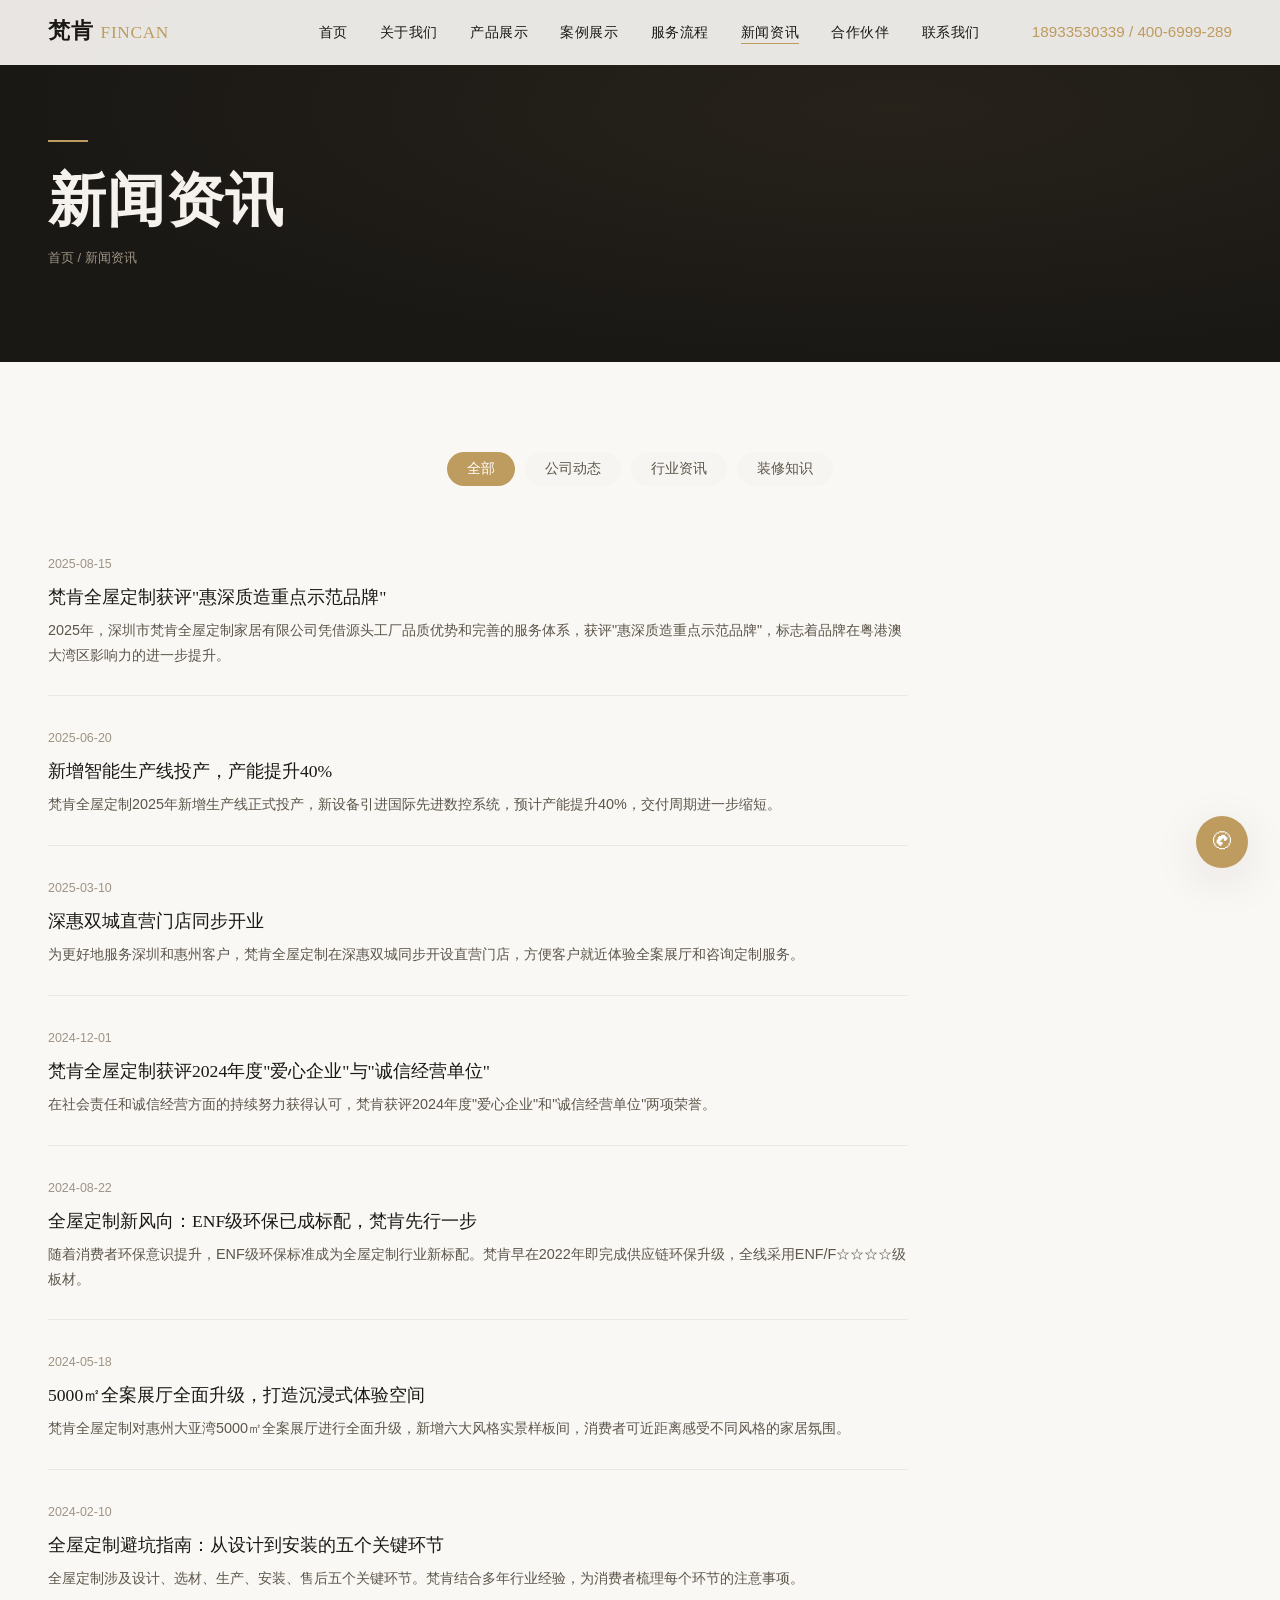
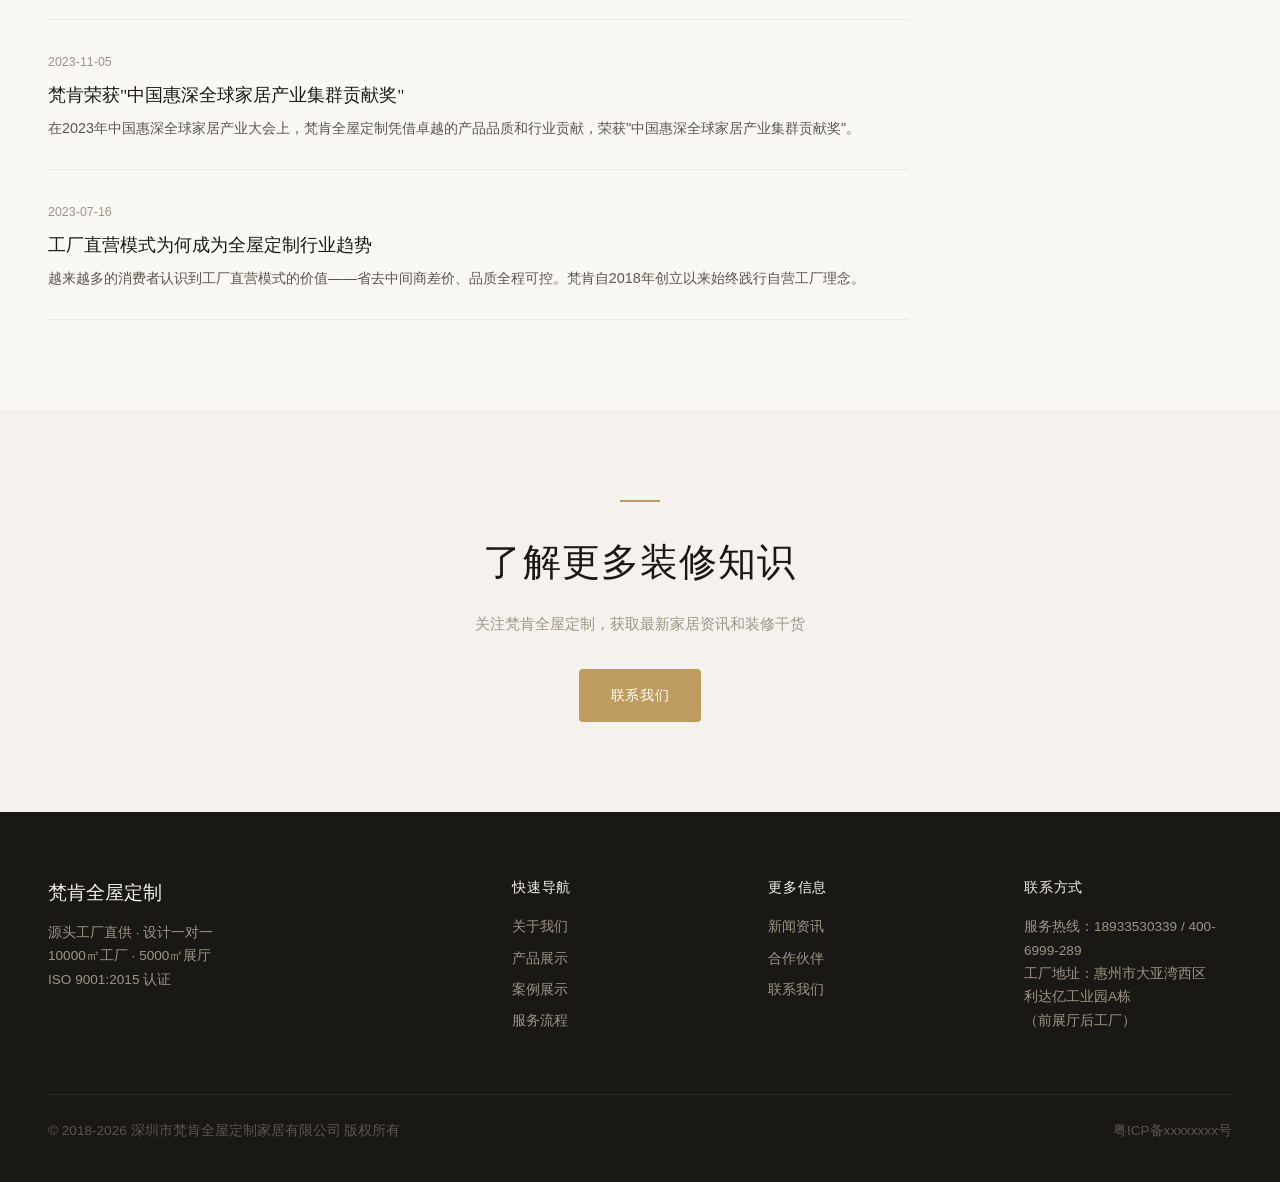
<file: news.html>
<!DOCTYPE html>
<html lang="zh-CN">
<head>
<meta charset="UTF-8">
<meta name="viewport" content="width=device-width, initial-scale=1.0">
<meta name="description" content="梵肯全屋定制新闻资讯：公司动态、行业资讯、装修知识分享。">
<title>新闻资讯 - 梵肯全屋定制</title>
<link rel="stylesheet" href="css/style.css">
</head>
<body>

<nav class="nav">
  <div class="container">
    <a href="index.html" class="nav-logo">梵肯<span>FINCAN</span></a>
    <button class="nav-toggle" aria-label="菜单" onclick="document.querySelector('.nav-links').classList.toggle('show')">
      <span></span><span></span><span></span>
    </button>
    <ul class="nav-links">
      <li><a href="index.html">首页</a></li>
      <li><a href="about.html">关于我们</a></li>
      <li><a href="products.html">产品展示</a></li>
      <li><a href="cases.html">案例展示</a></li>
      <li><a href="service.html">服务流程</a></li>
      <li><a href="news.html" class="active">新闻资讯</a></li>
      <li><a href="partners.html">合作伙伴</a></li>
      <li><a href="contact.html">联系我们</a></li>
      <li class="nav-phone">18933530339 / 400-6999-289</li>
    </ul>
  </div>
</nav>

<section class="page-hero">
  <div class="container">
    <div class="gold-line"></div>
    <h1>新闻资讯</h1>
    <p class="page-breadcrumb"><a href="index.html">首页</a> / 新闻资讯</p>
  </div>
</section>

<section class="section-pad bg-white">
  <div class="container">
    <div class="filter-bar">
      <button class="filter-tag active">全部</button>
      <button class="filter-tag">公司动态</button>
      <button class="filter-tag">行业资讯</button>
      <button class="filter-tag">装修知识</button>
    </div>

    <div class="news-list">
      <article class="news-item">
        <time>2025-08-15</time>
        <h3><a href="#">梵肯全屋定制获评"惠深质造重点示范品牌"</a></h3>
        <p>2025年，深圳市梵肯全屋定制家居有限公司凭借源头工厂品质优势和完善的服务体系，获评"惠深质造重点示范品牌"，标志着品牌在粤港澳大湾区影响力的进一步提升。</p>
      </article>
      <article class="news-item">
        <time>2025-06-20</time>
        <h3><a href="#">新增智能生产线投产，产能提升40%</a></h3>
        <p>梵肯全屋定制2025年新增生产线正式投产，新设备引进国际先进数控系统，预计产能提升40%，交付周期进一步缩短。</p>
      </article>
      <article class="news-item">
        <time>2025-03-10</time>
        <h3><a href="#">深惠双城直营门店同步开业</a></h3>
        <p>为更好地服务深圳和惠州客户，梵肯全屋定制在深惠双城同步开设直营门店，方便客户就近体验全案展厅和咨询定制服务。</p>
      </article>
      <article class="news-item">
        <time>2024-12-01</time>
        <h3><a href="#">梵肯全屋定制获评2024年度"爱心企业"与"诚信经营单位"</a></h3>
        <p>在社会责任和诚信经营方面的持续努力获得认可，梵肯获评2024年度"爱心企业"和"诚信经营单位"两项荣誉。</p>
      </article>
      <article class="news-item">
        <time>2024-08-22</time>
        <h3><a href="#">全屋定制新风向：ENF级环保已成标配，梵肯先行一步</a></h3>
        <p>随着消费者环保意识提升，ENF级环保标准成为全屋定制行业新标配。梵肯早在2022年即完成供应链环保升级，全线采用ENF/F☆☆☆☆级板材。</p>
      </article>
      <article class="news-item">
        <time>2024-05-18</time>
        <h3><a href="#">5000㎡全案展厅全面升级，打造沉浸式体验空间</a></h3>
        <p>梵肯全屋定制对惠州大亚湾5000㎡全案展厅进行全面升级，新增六大风格实景样板间，消费者可近距离感受不同风格的家居氛围。</p>
      </article>
      <article class="news-item">
        <time>2024-02-10</time>
        <h3><a href="#">全屋定制避坑指南：从设计到安装的五个关键环节</a></h3>
        <p>全屋定制涉及设计、选材、生产、安装、售后五个关键环节。梵肯结合多年行业经验，为消费者梳理每个环节的注意事项。</p>
      </article>
      <article class="news-item">
        <time>2023-11-05</time>
        <h3><a href="#">梵肯荣获"中国惠深全球家居产业集群贡献奖"</a></h3>
        <p>在2023年中国惠深全球家居产业大会上，梵肯全屋定制凭借卓越的产品品质和行业贡献，荣获"中国惠深全球家居产业集群贡献奖"。</p>
      </article>
      <article class="news-item">
        <time>2023-07-16</time>
        <h3><a href="#">工厂直营模式为何成为全屋定制行业趋势</a></h3>
        <p>越来越多的消费者认识到工厂直营模式的价值——省去中间商差价、品质全程可控。梵肯自2018年创立以来始终践行自营工厂理念。</p>
      </article>
    </div>
  </div>
</section>

<section class="section-pad cta-section bg-grain">
  <div class="container">
    <div class="gold-line"></div>
    <h2>了解更多装修知识</h2>
    <p>关注梵肯全屋定制，获取最新家居资讯和装修干货</p>
    <a href="contact.html" class="btn btn-primary">联系我们</a>
  </div>
</section>

<footer class="footer">
  <div class="container">
    <div class="footer-grid">
      <div class="footer-brand">
        <h3>梵肯全屋定制</h3>
        <p>源头工厂直供 · 设计一对一<br>10000㎡工厂 · 5000㎡展厅<br>ISO 9001:2015 认证</p>
      </div>
      <div>
        <h4>快速导航</h4>
        <ul>
          <li><a href="about.html">关于我们</a></li>
          <li><a href="products.html">产品展示</a></li>
          <li><a href="cases.html">案例展示</a></li>
          <li><a href="service.html">服务流程</a></li>
        </ul>
      </div>
      <div>
        <h4>更多信息</h4>
        <ul>
          <li><a href="news.html">新闻资讯</a></li>
          <li><a href="partners.html">合作伙伴</a></li>
          <li><a href="contact.html">联系我们</a></li>
        </ul>
      </div>
      <div>
        <h4>联系方式</h4>
        <p>服务热线：18933530339 / 400-6999-289<br>工厂地址：惠州市大亚湾西区<br>利达亿工业园A栋<br>（前展厅后工厂）</p>
      </div>
    </div>
    <div class="footer-bottom">
      <span>&copy; 2018-2026 深圳市梵肯全屋定制家居有限公司 版权所有</span>
      <span>粤ICP备xxxxxxxx号</span>
    </div>
  </div>
</footer>

<div class="float-cta">
  <div class="float-panel" id="floatPanel">
    <p style="font-size:0.85rem;color:var(--stone-600);">咨询热线</p>
    <p class="phone">18933530339 / 400-6999-289</p>
    <p style="font-size:0.8rem;color:var(--stone-400);margin-top:4px;">周一至周日 9:00-21:00</p>
  </div>
  <button class="float-btn" onclick="document.getElementById('floatPanel').classList.toggle('show')" aria-label="在线咨询">&#9990;</button>
</div>

<script src="js/main.js"></script>
</body>
</html>
</file>
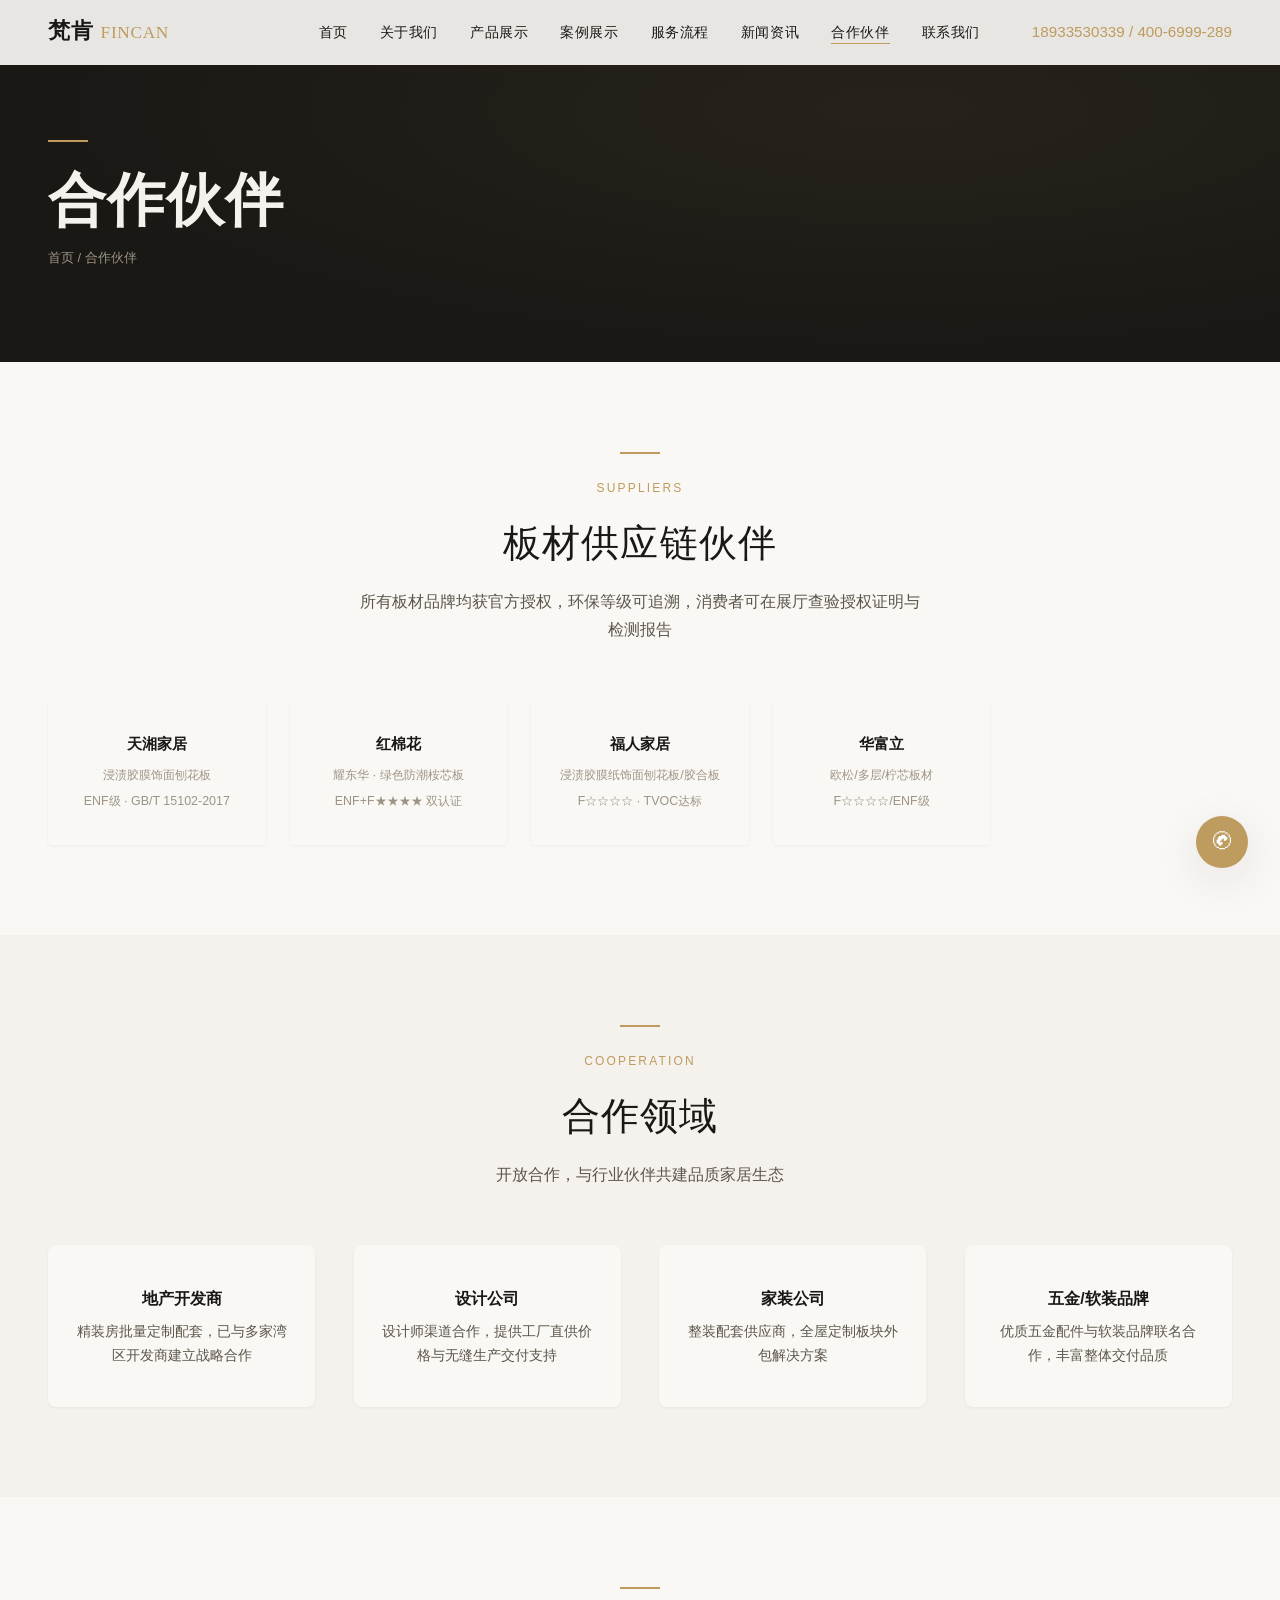
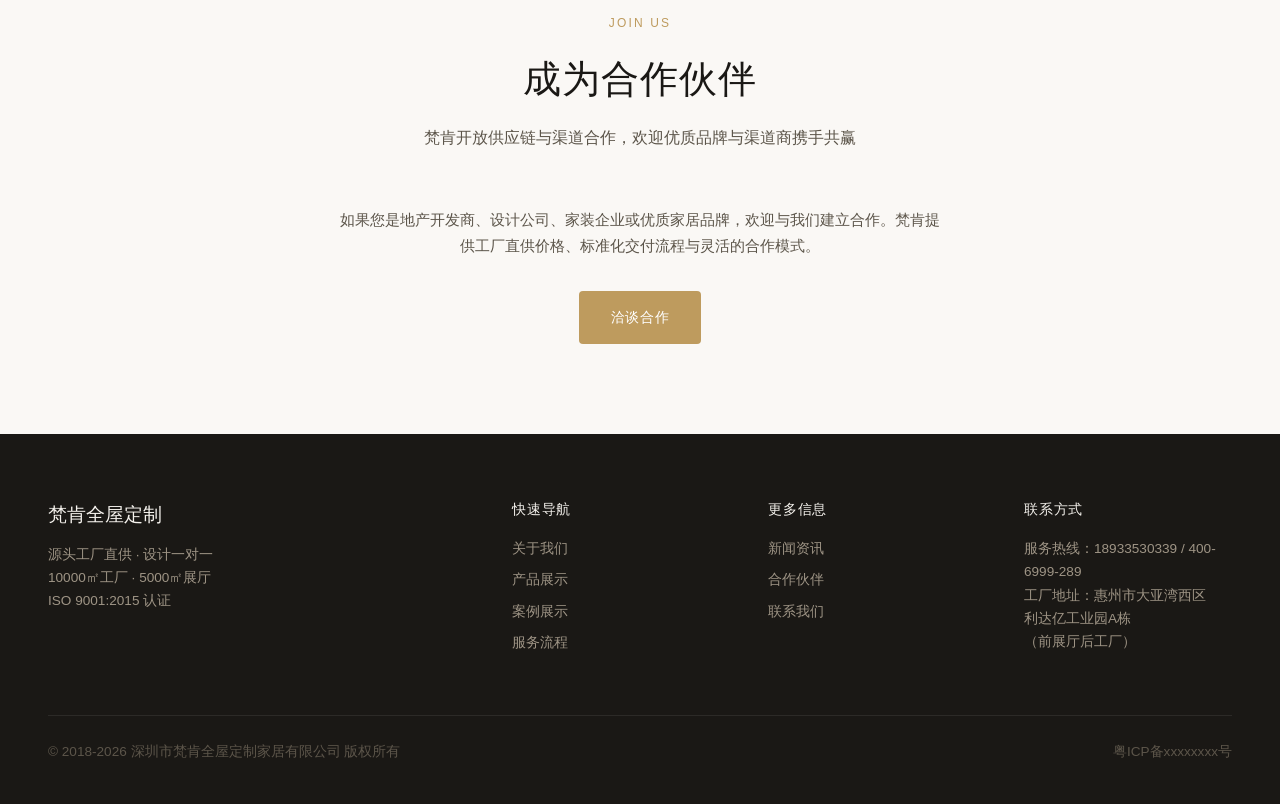
<file: partners.html>
<!DOCTYPE html>
<html lang="zh-CN">
<head>
<meta charset="UTF-8">
<meta name="viewport" content="width=device-width, initial-scale=1.0">
<meta name="description" content="梵肯全屋定制合作伙伴：天湘家居、红棉花（耀东华）、福人家居、华富立等知名板材品牌供应商，以及地产、设计公司合作资源。">
<title>合作伙伴 - 梵肯全屋定制</title>
<link rel="stylesheet" href="css/style.css">
</head>
<body>

<nav class="nav">
  <div class="container">
    <a href="index.html" class="nav-logo">梵肯<span>FINCAN</span></a>
    <button class="nav-toggle" aria-label="菜单" onclick="document.querySelector('.nav-links').classList.toggle('show')">
      <span></span><span></span><span></span>
    </button>
    <ul class="nav-links">
      <li><a href="index.html">首页</a></li>
      <li><a href="about.html">关于我们</a></li>
      <li><a href="products.html">产品展示</a></li>
      <li><a href="cases.html">案例展示</a></li>
      <li><a href="service.html">服务流程</a></li>
      <li><a href="news.html">新闻资讯</a></li>
      <li><a href="partners.html" class="active">合作伙伴</a></li>
      <li><a href="contact.html">联系我们</a></li>
      <li class="nav-phone">18933530339 / 400-6999-289</li>
    </ul>
  </div>
</nav>

<section class="page-hero">
  <div class="container">
    <div class="gold-line"></div>
    <h1>合作伙伴</h1>
    <p class="page-breadcrumb"><a href="index.html">首页</a> / 合作伙伴</p>
  </div>
</section>

<section class="section-pad bg-white">
  <div class="container">
    <div class="text-center sec-header">
      <div class="gold-line"></div>
      <div class="sec-label">SUPPLIERS</div>
      <h2>板材供应链伙伴</h2>
      <p class="sec-sub">所有板材品牌均获官方授权，环保等级可追溯，消费者可在展厅查验授权证明与检测报告</p>
    </div>
    <div class="partner-grid">
      <div class="partner-logo">
        <h4>天湘家居</h4>
        <span>浸渍胶膜饰面刨花板<br>ENF级 · GB/T 15102-2017</span>
      </div>
      <div class="partner-logo">
        <h4>红棉花</h4>
        <span>耀东华 · 绿色防潮桉芯板<br>ENF+F★★★★ 双认证</span>
      </div>
      <div class="partner-logo">
        <h4>福人家居</h4>
        <span>浸渍胶膜纸饰面刨花板/胶合板<br>F☆☆☆☆ · TVOC达标</span>
      </div>
      <div class="partner-logo">
        <h4>华富立</h4>
        <span>欧松/多层/柠芯板材<br>F☆☆☆☆/ENF级</span>
      </div>
    </div>
  </div>
</section>

<section class="section-pad bg-grain">
  <div class="container">
    <div class="text-center sec-header">
      <div class="gold-line"></div>
      <div class="sec-label">COOPERATION</div>
      <h2>合作领域</h2>
      <p class="sec-sub">开放合作，与行业伙伴共建品质家居生态</p>
    </div>
    <div class="adv-grid">
      <div class="adv-item">
        <h4>地产开发商</h4>
        <p>精装房批量定制配套，已与多家湾区开发商建立战略合作</p>
      </div>
      <div class="adv-item">
        <h4>设计公司</h4>
        <p>设计师渠道合作，提供工厂直供价格与无缝生产交付支持</p>
      </div>
      <div class="adv-item">
        <h4>家装公司</h4>
        <p>整装配套供应商，全屋定制板块外包解决方案</p>
      </div>
      <div class="adv-item">
        <h4>五金/软装品牌</h4>
        <p>优质五金配件与软装品牌联名合作，丰富整体交付品质</p>
      </div>
    </div>
  </div>
</section>

<section class="section-pad bg-white">
  <div class="container">
    <div class="text-center sec-header">
      <div class="gold-line"></div>
      <div class="sec-label">JOIN US</div>
      <h2>成为合作伙伴</h2>
      <p class="sec-sub">梵肯开放供应链与渠道合作，欢迎优质品牌与渠道商携手共赢</p>
    </div>
    <div class="text-center">
      <p style="max-width:600px;margin:0 auto 32px;color:var(--stone-600);">
        如果您是地产开发商、设计公司、家装企业或优质家居品牌，欢迎与我们建立合作。梵肯提供工厂直供价格、标准化交付流程与灵活的合作模式。
      </p>
      <a href="contact.html" class="btn btn-primary">洽谈合作</a>
    </div>
  </div>
</section>

<footer class="footer">
  <div class="container">
    <div class="footer-grid">
      <div class="footer-brand">
        <h3>梵肯全屋定制</h3>
        <p>源头工厂直供 · 设计一对一<br>10000㎡工厂 · 5000㎡展厅<br>ISO 9001:2015 认证</p>
      </div>
      <div>
        <h4>快速导航</h4>
        <ul>
          <li><a href="about.html">关于我们</a></li>
          <li><a href="products.html">产品展示</a></li>
          <li><a href="cases.html">案例展示</a></li>
          <li><a href="service.html">服务流程</a></li>
        </ul>
      </div>
      <div>
        <h4>更多信息</h4>
        <ul>
          <li><a href="news.html">新闻资讯</a></li>
          <li><a href="partners.html">合作伙伴</a></li>
          <li><a href="contact.html">联系我们</a></li>
        </ul>
      </div>
      <div>
        <h4>联系方式</h4>
        <p>服务热线：18933530339 / 400-6999-289<br>工厂地址：惠州市大亚湾西区<br>利达亿工业园A栋<br>（前展厅后工厂）</p>
      </div>
    </div>
    <div class="footer-bottom">
      <span>&copy; 2018-2026 深圳市梵肯全屋定制家居有限公司 版权所有</span>
      <span>粤ICP备xxxxxxxx号</span>
    </div>
  </div>
</footer>

<div class="float-cta">
  <div class="float-panel" id="floatPanel">
    <p style="font-size:0.85rem;color:var(--stone-600);">咨询热线</p>
    <p class="phone">18933530339 / 400-6999-289</p>
    <p style="font-size:0.8rem;color:var(--stone-400);margin-top:4px;">周一至周日 9:00-21:00</p>
  </div>
  <button class="float-btn" onclick="document.getElementById('floatPanel').classList.toggle('show')" aria-label="在线咨询">&#9990;</button>
</div>

<script src="js/main.js"></script>
</body>
</html>
</file>
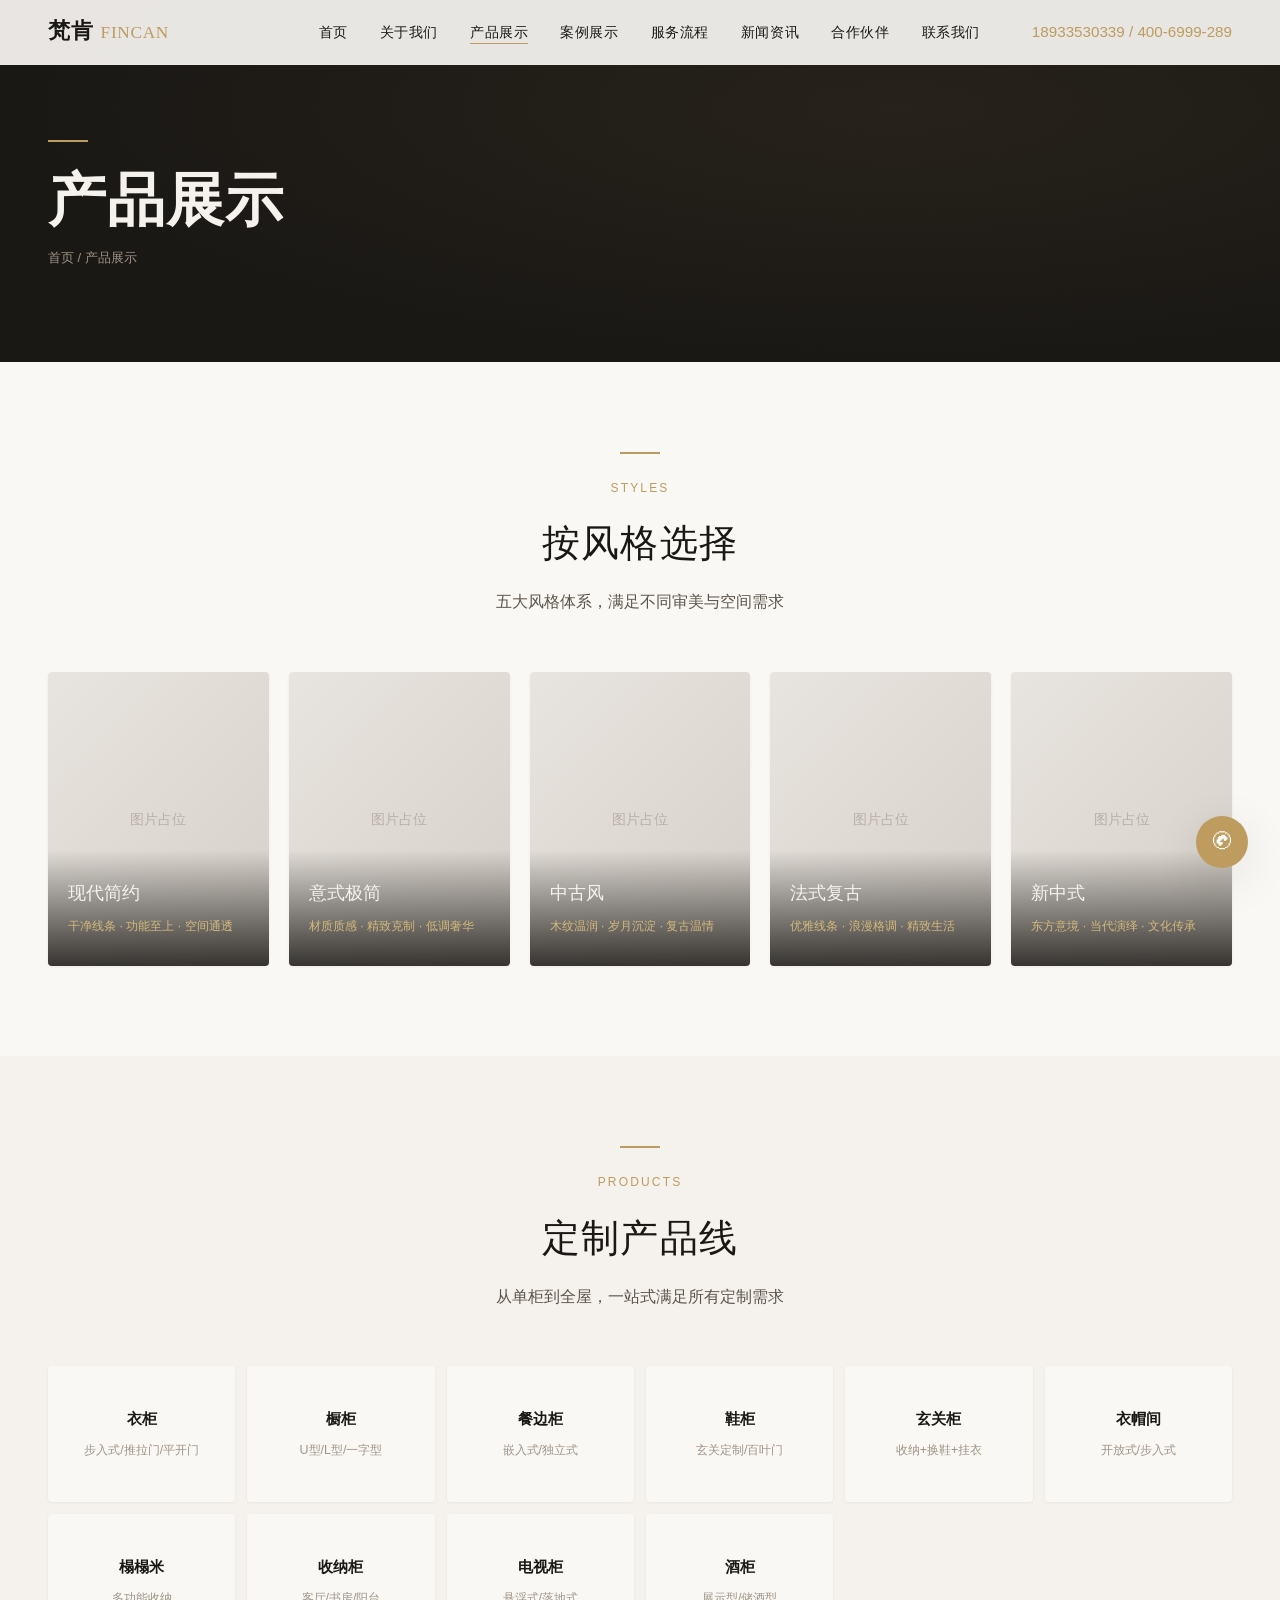
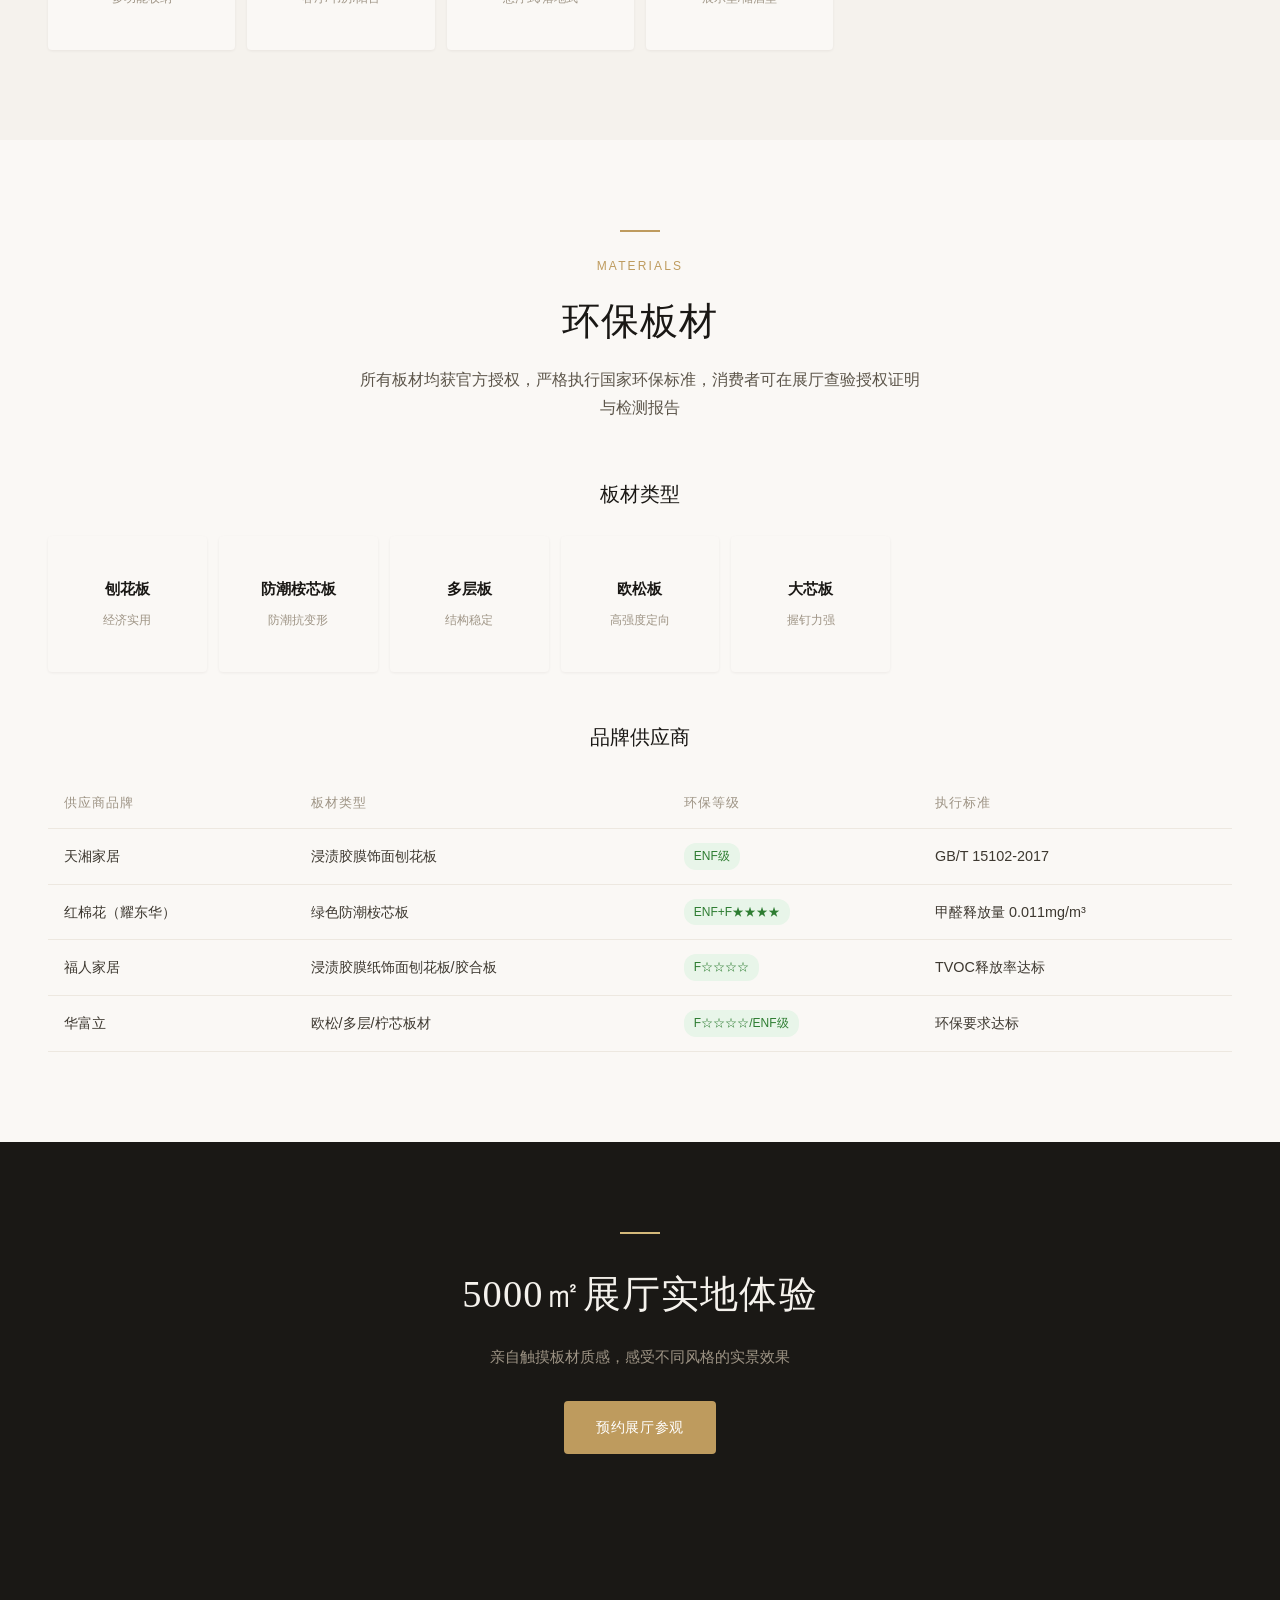
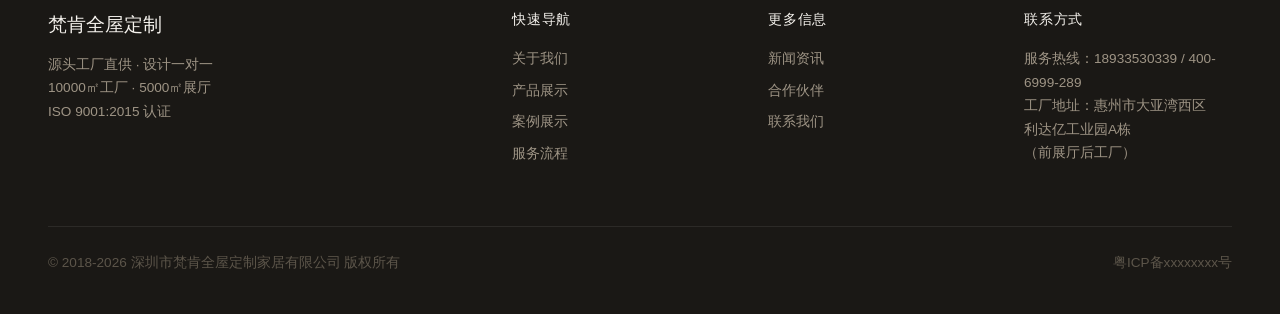
<file: products.html>
<!DOCTYPE html>
<html lang="zh-CN">
<head>
<meta charset="UTF-8">
<meta name="viewport" content="width=device-width, initial-scale=1.0">
<meta name="description" content="梵肯全屋定制产品展示：衣柜、橱柜、酒柜、榻榻米、衣帽间等全屋定制柜类，现代简约/意式极简/中古风/法式复古/新中式五大风格。">
<title>产品展示 - 梵肯全屋定制</title>
<link rel="stylesheet" href="css/style.css">
</head>
<body>

<nav class="nav">
  <div class="container">
    <a href="index.html" class="nav-logo">梵肯<span>FINCAN</span></a>
    <button class="nav-toggle" aria-label="菜单" onclick="document.querySelector('.nav-links').classList.toggle('show')">
      <span></span><span></span><span></span>
    </button>
    <ul class="nav-links">
      <li><a href="index.html">首页</a></li>
      <li><a href="about.html">关于我们</a></li>
      <li><a href="products.html" class="active">产品展示</a></li>
      <li><a href="cases.html">案例展示</a></li>
      <li><a href="service.html">服务流程</a></li>
      <li><a href="news.html">新闻资讯</a></li>
      <li><a href="partners.html">合作伙伴</a></li>
      <li><a href="contact.html">联系我们</a></li>
      <li class="nav-phone">18933530339 / 400-6999-289</li>
    </ul>
  </div>
</nav>

<section class="page-hero">
  <div class="container">
    <div class="gold-line"></div>
    <h1>产品展示</h1>
    <p class="page-breadcrumb"><a href="index.html">首页</a> / 产品展示</p>
  </div>
</section>

<section class="section-pad bg-white">
  <div class="container">
    <div class="text-center sec-header">
      <div class="gold-line"></div>
      <div class="sec-label">STYLES</div>
      <h2>按风格选择</h2>
      <p class="sec-sub">五大风格体系，满足不同审美与空间需求</p>
    </div>
    <div class="style-grid">
      <div class="style-card">
        <div class="style-card-img"><div style="background:linear-gradient(135deg, #e8e4df 0%, #d5cfc8 100%);width:100%;height:100%;min-height:200px;display:flex;align-items:center;justify-content:center;color:#b8b0a8;font-size:14px;">图片占位</div></div>
        <div class="style-card-overlay"><h3>现代简约</h3><span>干净线条 · 功能至上 · 空间通透</span></div>
      </div>
      <div class="style-card">
        <div class="style-card-img"><div style="background:linear-gradient(135deg, #e8e4df 0%, #d5cfc8 100%);width:100%;height:100%;min-height:200px;display:flex;align-items:center;justify-content:center;color:#b8b0a8;font-size:14px;">图片占位</div></div>
        <div class="style-card-overlay"><h3>意式极简</h3><span>材质质感 · 精致克制 · 低调奢华</span></div>
      </div>
      <div class="style-card">
        <div class="style-card-img"><div style="background:linear-gradient(135deg, #e8e4df 0%, #d5cfc8 100%);width:100%;height:100%;min-height:200px;display:flex;align-items:center;justify-content:center;color:#b8b0a8;font-size:14px;">图片占位</div></div>
        <div class="style-card-overlay"><h3>中古风</h3><span>木纹温润 · 岁月沉淀 · 复古温情</span></div>
      </div>
      <div class="style-card">
        <div class="style-card-img"><div style="background:linear-gradient(135deg, #e8e4df 0%, #d5cfc8 100%);width:100%;height:100%;min-height:200px;display:flex;align-items:center;justify-content:center;color:#b8b0a8;font-size:14px;">图片占位</div></div>
        <div class="style-card-overlay"><h3>法式复古</h3><span>优雅线条 · 浪漫格调 · 精致生活</span></div>
      </div>
      <div class="style-card">
        <div class="style-card-img"><div style="background:linear-gradient(135deg, #e8e4df 0%, #d5cfc8 100%);width:100%;height:100%;min-height:200px;display:flex;align-items:center;justify-content:center;color:#b8b0a8;font-size:14px;">图片占位</div></div>
        <div class="style-card-overlay"><h3>新中式</h3><span>东方意境 · 当代演绎 · 文化传承</span></div>
      </div>
    </div>
  </div>
</section>

<section class="section-pad bg-grain">
  <div class="container">
    <div class="text-center sec-header">
      <div class="gold-line"></div>
      <div class="sec-label">PRODUCTS</div>
      <h2>定制产品线</h2>
      <p class="sec-sub">从单柜到全屋，一站式满足所有定制需求</p>
    </div>
    <div class="prod-categories">
      <div class="prod-cat"><h4>衣柜</h4><span>步入式/推拉门/平开门</span></div>
      <div class="prod-cat"><h4>橱柜</h4><span>U型/L型/一字型</span></div>
      <div class="prod-cat"><h4>餐边柜</h4><span>嵌入式/独立式</span></div>
      <div class="prod-cat"><h4>鞋柜</h4><span>玄关定制/百叶门</span></div>
      <div class="prod-cat"><h4>玄关柜</h4><span>收纳+换鞋+挂衣</span></div>
      <div class="prod-cat"><h4>衣帽间</h4><span>开放式/步入式</span></div>
      <div class="prod-cat"><h4>榻榻米</h4><span>多功能收纳</span></div>
      <div class="prod-cat"><h4>收纳柜</h4><span>客厅/书房/阳台</span></div>
      <div class="prod-cat"><h4>电视柜</h4><span>悬浮式/落地式</span></div>
      <div class="prod-cat"><h4>酒柜</h4><span>展示型/储酒型</span></div>
    </div>
  </div>
</section>

<section class="section-pad bg-white">
  <div class="container">
    <div class="text-center sec-header">
      <div class="gold-line"></div>
      <div class="sec-label">MATERIALS</div>
      <h2>环保板材</h2>
      <p class="sec-sub">所有板材均获官方授权，严格执行国家环保标准，消费者可在展厅查验授权证明与检测报告</p>
    </div>

    <div style="margin-bottom:48px;">
      <h3 style="margin-bottom:24px;text-align:center;">板材类型</h3>
      <div class="prod-categories" style="grid-template-columns:repeat(auto-fill,minmax(140px,1fr));">
        <div class="prod-cat"><h4>刨花板</h4><span>经济实用</span></div>
        <div class="prod-cat"><h4>防潮桉芯板</h4><span>防潮抗变形</span></div>
        <div class="prod-cat"><h4>多层板</h4><span>结构稳定</span></div>
        <div class="prod-cat"><h4>欧松板</h4><span>高强度定向</span></div>
        <div class="prod-cat"><h4>大芯板</h4><span>握钉力强</span></div>
      </div>
    </div>

    <h3 style="margin-bottom:24px;text-align:center;">品牌供应商</h3>
    <table class="supplier-table">
      <thead>
        <tr><th>供应商品牌</th><th>板材类型</th><th>环保等级</th><th>执行标准</th></tr>
      </thead>
      <tbody>
        <tr><td>天湘家居</td><td>浸渍胶膜饰面刨花板</td><td><span class="supplier-badge">ENF级</span></td><td>GB/T 15102-2017</td></tr>
        <tr><td>红棉花（耀东华）</td><td>绿色防潮桉芯板</td><td><span class="supplier-badge">ENF+F★★★★</span></td><td>甲醛释放量 0.011mg/m³</td></tr>
        <tr><td>福人家居</td><td>浸渍胶膜纸饰面刨花板/胶合板</td><td><span class="supplier-badge">F☆☆☆☆</span></td><td>TVOC释放率达标</td></tr>
        <tr><td>华富立</td><td>欧松/多层/柠芯板材</td><td><span class="supplier-badge">F☆☆☆☆/ENF级</span></td><td>环保要求达标</td></tr>
      </tbody>
    </table>
  </div>
</section>

<section class="section-pad cta-section bg-dark">
  <div class="container">
    <div class="gold-line"></div>
    <h2>5000㎡展厅实地体验</h2>
    <p>亲自触摸板材质感，感受不同风格的实景效果</p>
    <a href="contact.html" class="btn btn-primary">预约展厅参观</a>
  </div>
</section>

<footer class="footer">
  <div class="container">
    <div class="footer-grid">
      <div class="footer-brand">
        <h3>梵肯全屋定制</h3>
        <p>源头工厂直供 · 设计一对一<br>10000㎡工厂 · 5000㎡展厅<br>ISO 9001:2015 认证</p>
      </div>
      <div>
        <h4>快速导航</h4>
        <ul>
          <li><a href="about.html">关于我们</a></li>
          <li><a href="products.html">产品展示</a></li>
          <li><a href="cases.html">案例展示</a></li>
          <li><a href="service.html">服务流程</a></li>
        </ul>
      </div>
      <div>
        <h4>更多信息</h4>
        <ul>
          <li><a href="news.html">新闻资讯</a></li>
          <li><a href="partners.html">合作伙伴</a></li>
          <li><a href="contact.html">联系我们</a></li>
        </ul>
      </div>
      <div>
        <h4>联系方式</h4>
        <p>服务热线：18933530339 / 400-6999-289<br>工厂地址：惠州市大亚湾西区<br>利达亿工业园A栋<br>（前展厅后工厂）</p>
      </div>
    </div>
    <div class="footer-bottom">
      <span>&copy; 2018-2026 深圳市梵肯全屋定制家居有限公司 版权所有</span>
      <span>粤ICP备xxxxxxxx号</span>
    </div>
  </div>
</footer>

<div class="float-cta">
  <div class="float-panel" id="floatPanel">
    <p style="font-size:0.85rem;color:var(--stone-600);">咨询热线</p>
    <p class="phone">18933530339 / 400-6999-289</p>
    <p style="font-size:0.8rem;color:var(--stone-400);margin-top:4px;">周一至周日 9:00-21:00</p>
  </div>
  <button class="float-btn" onclick="document.getElementById('floatPanel').classList.toggle('show')" aria-label="在线咨询">&#9990;</button>
</div>

<script src="js/main.js"></script>
</body>
</html>
</file>
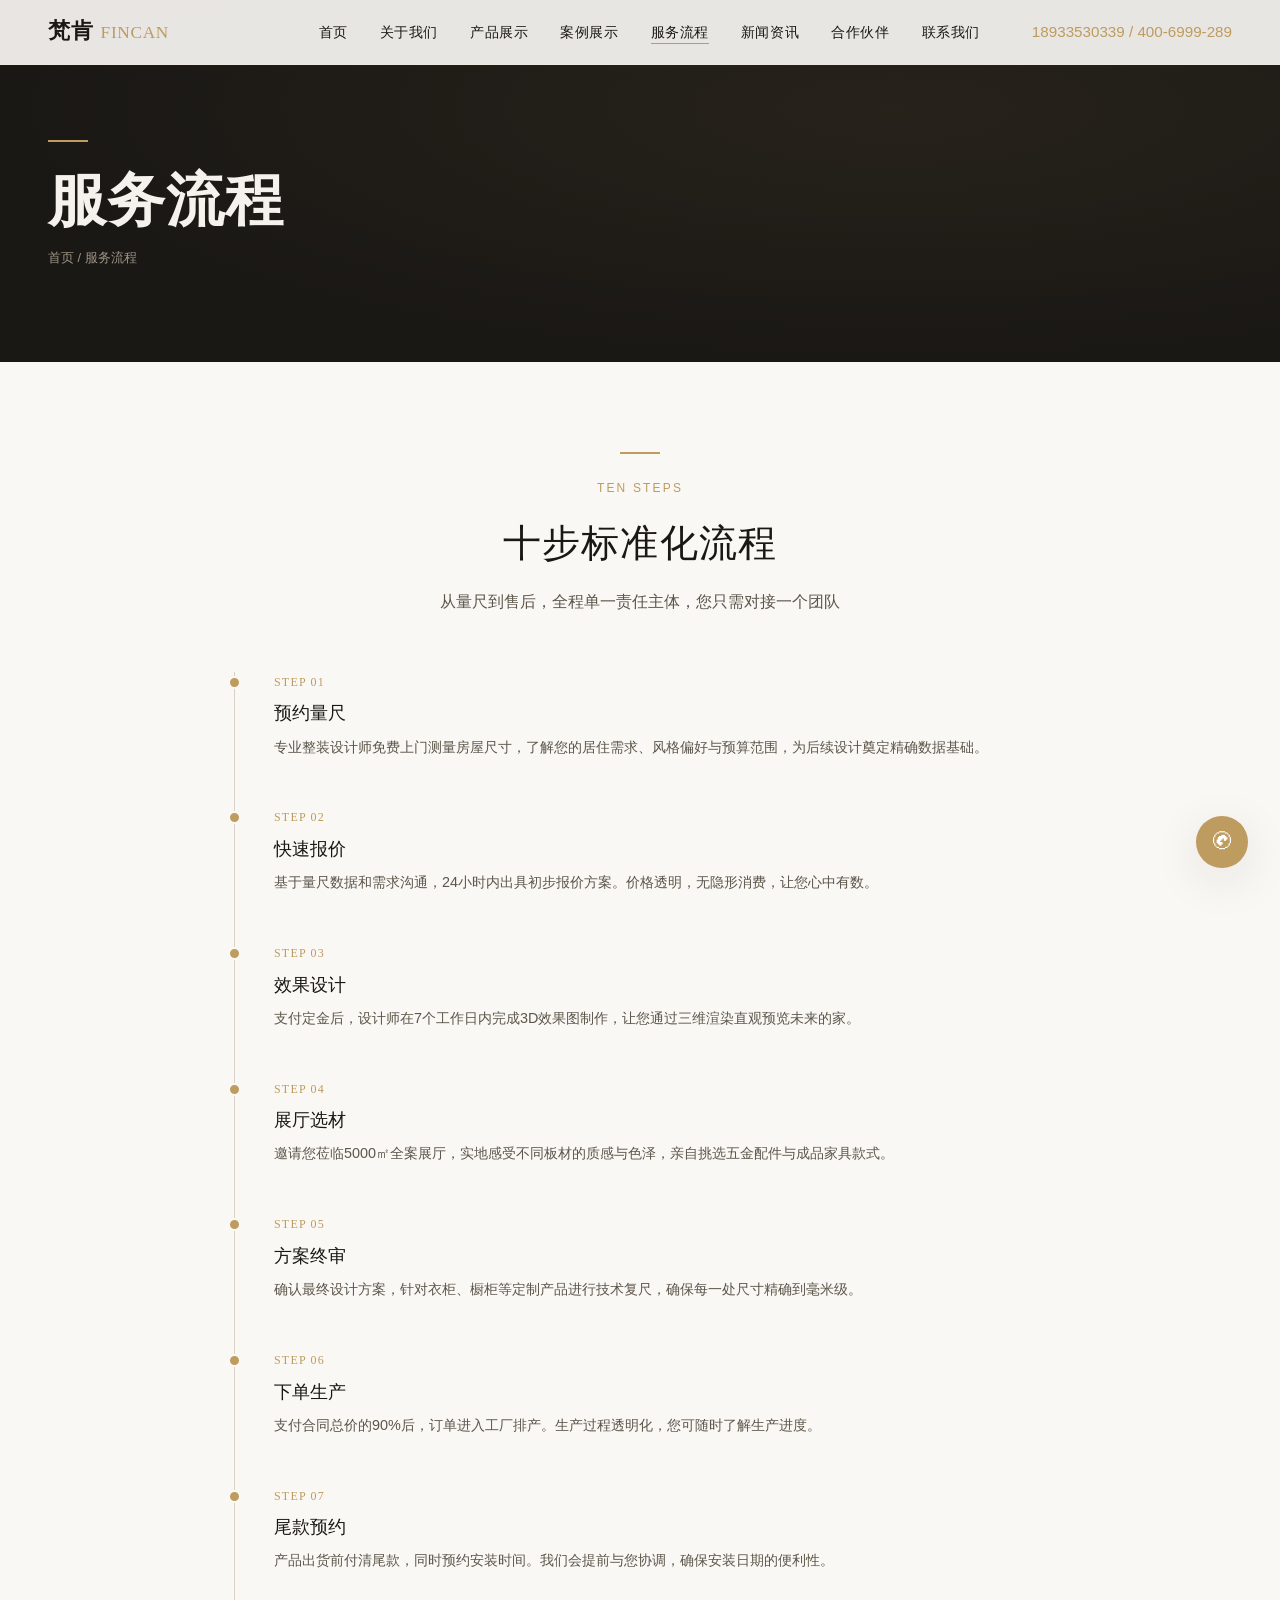
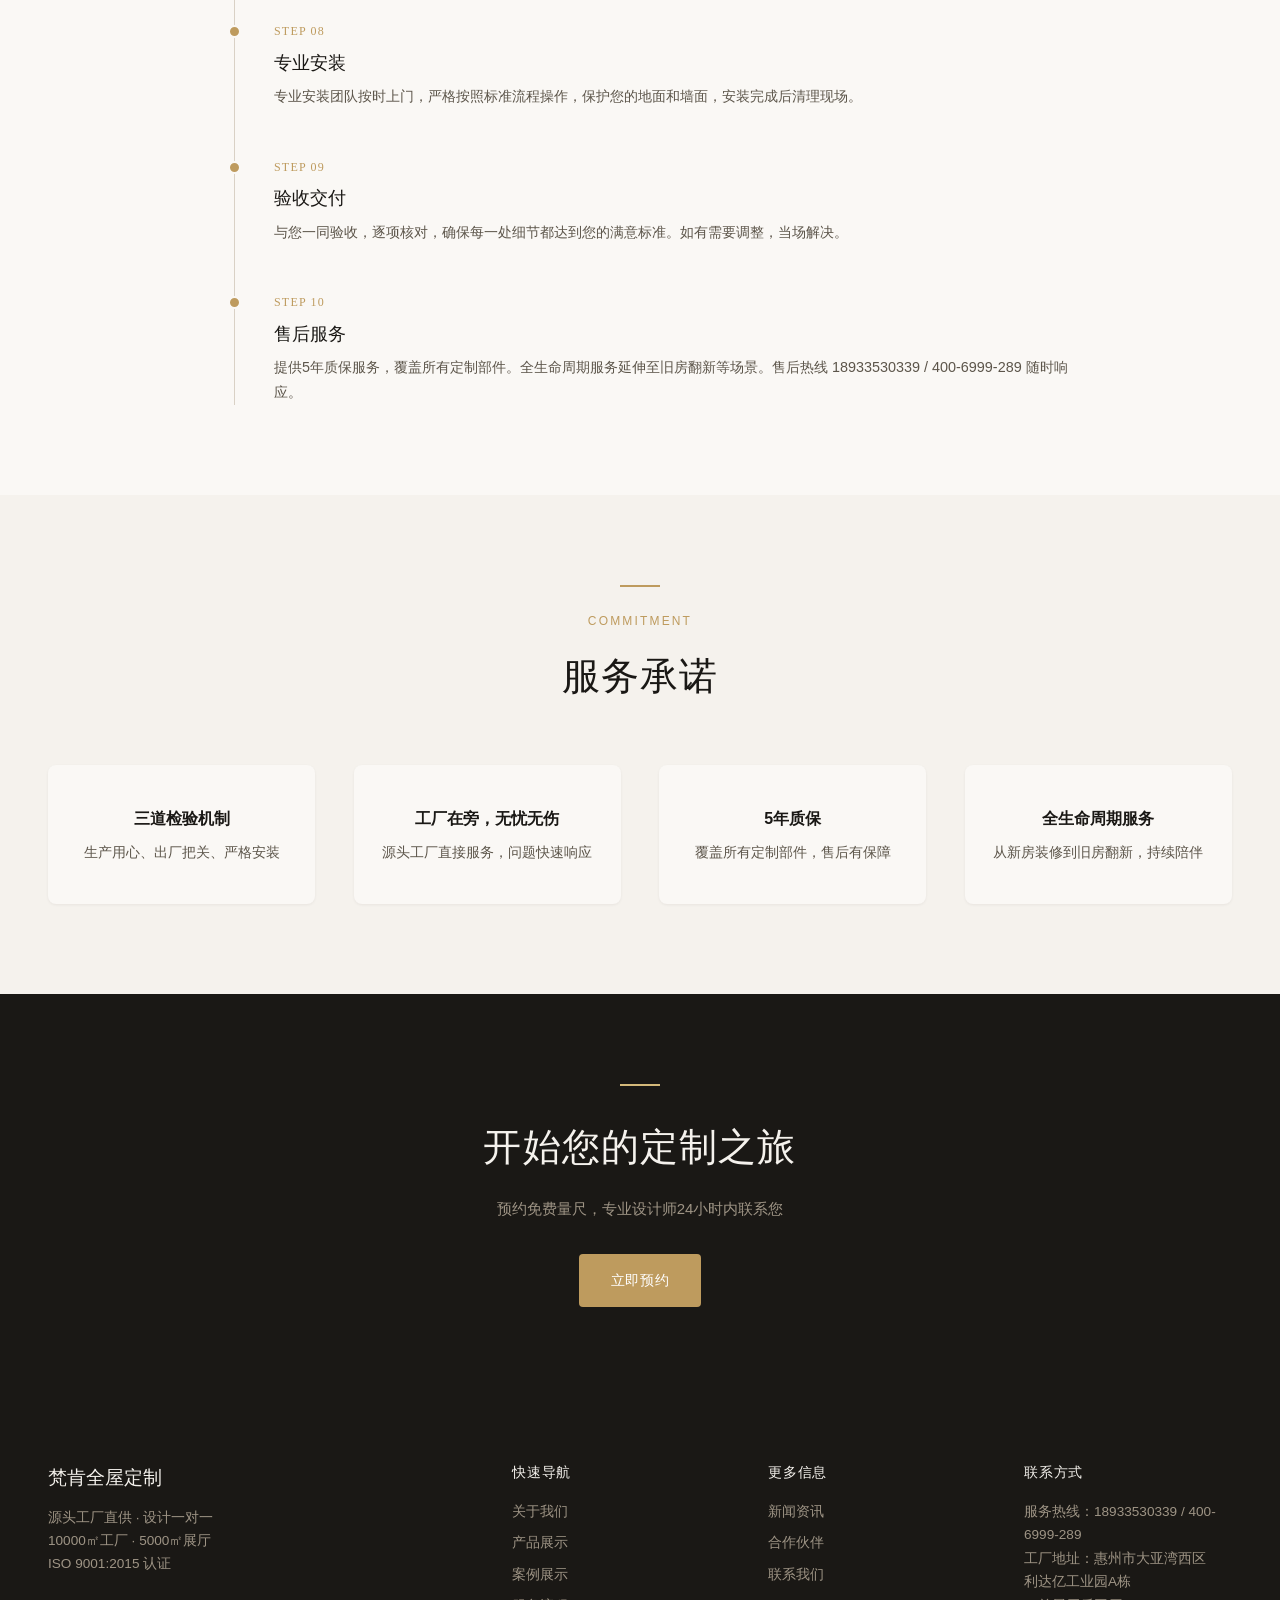
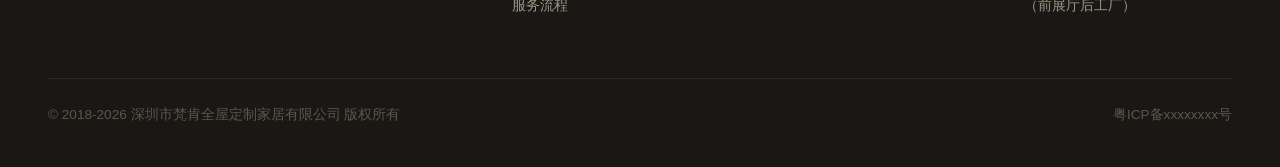
<file: service.html>
<!DOCTYPE html>
<html lang="zh-CN">
<head>
<meta charset="UTF-8">
<meta name="viewport" content="width=device-width, initial-scale=1.0">
<meta name="description" content="梵肯全屋定制十步标准化服务流程：预约量尺→快速报价→效果设计→展厅选材→方案终审→下单生产→尾款预约→专业安装→验收交付→售后服务。">
<script type="application/ld+json">
{
  "@context": "https://schema.org",
  "@type": "FAQPage",
  "mainEntity": [
    {
      "@type": "Question",
      "name": "全屋定制一般多少钱一平方？",
      "acceptedAnswer": {"@type": "Answer", "text": "梵肯全屋定制工厂直销价650元/㎡起，具体根据板材、工艺、面积而定。多层板柜体+平开门投影面积计价，三房两厅全屋定制家具13800元起（18平方）。"}
    },
    {
      "@type": "Question",
      "name": "全屋定制的流程是怎样的？",
      "acceptedAnswer": {"@type": "Answer", "text": "梵肯十步服务流程：1.预约免费量房→2.24小时快速报价→3.7天出效果图→4.5000㎡展厅选材→5.方案终审确认→6.技术复尺→7.下单生产→8.出货前验收→9.进场安装→10.5年质保维护。"}
    },
    {
      "@type": "Question",
      "name": "环保板材怎么选？多层板和颗粒板哪个好？",
      "acceptedAnswer": {"@type": "Answer", "text": "梵肯提供刨花板、防潮桉芯板、多层板、欧松板、大芯板等多种选择。多层板防潮性好适合厨卫，刨花板性价比高适合卧室衣柜，欧松板环保等级最高。建议到5000㎡展厅实地感受板材质感。"}
    },
    {
      "@type": "Question",
      "name": "定做一套全屋家具要多久？",
      "acceptedAnswer": {"@type": "Answer", "text": "从量房到安装交付，标准工期25-35天。急单可加急至15-20天。下单后可在工厂查看生产进度，透明化生产。"}
    },
    {
      "@type": "Question",
      "name": "你们工厂在哪里？可以参观吗？",
      "acceptedAnswer": {"@type": "Answer", "text": "工厂位于广东省惠州市大亚湾西区利达亿工业园A栋，前展厅后工厂，10000㎡生产基地，5000㎡全案展厅。欢迎随时到厂参观打板，预约电话18933530339。"}
    }
  ]
}
</script>

<title>服务流程 - 梵肯全屋定制</title>
<link rel="stylesheet" href="css/style.css">
</head>
<body>

<nav class="nav">
  <div class="container">
    <a href="index.html" class="nav-logo">梵肯<span>FINCAN</span></a>
    <button class="nav-toggle" aria-label="菜单" onclick="document.querySelector('.nav-links').classList.toggle('show')">
      <span></span><span></span><span></span>
    </button>
    <ul class="nav-links">
      <li><a href="index.html">首页</a></li>
      <li><a href="about.html">关于我们</a></li>
      <li><a href="products.html">产品展示</a></li>
      <li><a href="cases.html">案例展示</a></li>
      <li><a href="service.html" class="active">服务流程</a></li>
      <li><a href="news.html">新闻资讯</a></li>
      <li><a href="partners.html">合作伙伴</a></li>
      <li><a href="contact.html">联系我们</a></li>
      <li class="nav-phone">18933530339 / 400-6999-289</li>
    </ul>
  </div>
</nav>

<section class="page-hero">
  <div class="container">
    <div class="gold-line"></div>
    <h1>服务流程</h1>
    <p class="page-breadcrumb"><a href="index.html">首页</a> / 服务流程</p>
  </div>
</section>

<section class="section-pad bg-white">
  <div class="container">
    <div class="text-center sec-header">
      <div class="gold-line"></div>
      <div class="sec-label">TEN STEPS</div>
      <h2>十步标准化流程</h2>
      <p class="sec-sub">从量尺到售后，全程单一责任主体，您只需对接一个团队</p>
    </div>

    <div class="timeline">
      <div class="tl-item">
        <div class="tl-dot"></div>
        <div class="tl-num">STEP 01</div>
        <h3>预约量尺</h3>
        <p>专业整装设计师免费上门测量房屋尺寸，了解您的居住需求、风格偏好与预算范围，为后续设计奠定精确数据基础。</p>
      </div>
      <div class="tl-item">
        <div class="tl-dot"></div>
        <div class="tl-num">STEP 02</div>
        <h3>快速报价</h3>
        <p>基于量尺数据和需求沟通，24小时内出具初步报价方案。价格透明，无隐形消费，让您心中有数。</p>
      </div>
      <div class="tl-item">
        <div class="tl-dot"></div>
        <div class="tl-num">STEP 03</div>
        <h3>效果设计</h3>
        <p>支付定金后，设计师在7个工作日内完成3D效果图制作，让您通过三维渲染直观预览未来的家。</p>
      </div>
      <div class="tl-item">
        <div class="tl-dot"></div>
        <div class="tl-num">STEP 04</div>
        <h3>展厅选材</h3>
        <p>邀请您莅临5000㎡全案展厅，实地感受不同板材的质感与色泽，亲自挑选五金配件与成品家具款式。</p>
      </div>
      <div class="tl-item">
        <div class="tl-dot"></div>
        <div class="tl-num">STEP 05</div>
        <h3>方案终审</h3>
        <p>确认最终设计方案，针对衣柜、橱柜等定制产品进行技术复尺，确保每一处尺寸精确到毫米级。</p>
      </div>
      <div class="tl-item">
        <div class="tl-dot"></div>
        <div class="tl-num">STEP 06</div>
        <h3>下单生产</h3>
        <p>支付合同总价的90%后，订单进入工厂排产。生产过程透明化，您可随时了解生产进度。</p>
      </div>
      <div class="tl-item">
        <div class="tl-dot"></div>
        <div class="tl-num">STEP 07</div>
        <h3>尾款预约</h3>
        <p>产品出货前付清尾款，同时预约安装时间。我们会提前与您协调，确保安装日期的便利性。</p>
      </div>
      <div class="tl-item">
        <div class="tl-dot"></div>
        <div class="tl-num">STEP 08</div>
        <h3>专业安装</h3>
        <p>专业安装团队按时上门，严格按照标准流程操作，保护您的地面和墙面，安装完成后清理现场。</p>
      </div>
      <div class="tl-item">
        <div class="tl-dot"></div>
        <div class="tl-num">STEP 09</div>
        <h3>验收交付</h3>
        <p>与您一同验收，逐项核对，确保每一处细节都达到您的满意标准。如有需要调整，当场解决。</p>
      </div>
      <div class="tl-item">
        <div class="tl-dot"></div>
        <div class="tl-num">STEP 10</div>
        <h3>售后服务</h3>
        <p>提供5年质保服务，覆盖所有定制部件。全生命周期服务延伸至旧房翻新等场景。售后热线 18933530339 / 400-6999-289 随时响应。</p>
      </div>
    </div>
  </div>
</section>

<section class="section-pad bg-grain">
  <div class="container">
    <div class="text-center sec-header">
      <div class="gold-line"></div>
      <div class="sec-label">COMMITMENT</div>
      <h2>服务承诺</h2>
    </div>
    <div class="adv-grid">
      <div class="adv-item">
        <h4>三道检验机制</h4>
        <p>生产用心、出厂把关、严格安装</p>
      </div>
      <div class="adv-item">
        <h4>工厂在旁，无忧无伤</h4>
        <p>源头工厂直接服务，问题快速响应</p>
      </div>
      <div class="adv-item">
        <h4>5年质保</h4>
        <p>覆盖所有定制部件，售后有保障</p>
      </div>
      <div class="adv-item">
        <h4>全生命周期服务</h4>
        <p>从新房装修到旧房翻新，持续陪伴</p>
      </div>
    </div>
  </div>
</section>

<section class="section-pad cta-section bg-dark">
  <div class="container">
    <div class="gold-line"></div>
    <h2>开始您的定制之旅</h2>
    <p>预约免费量尺，专业设计师24小时内联系您</p>
    <a href="contact.html" class="btn btn-primary">立即预约</a>
  </div>
</section>

<footer class="footer">
  <div class="container">
    <div class="footer-grid">
      <div class="footer-brand">
        <h3>梵肯全屋定制</h3>
        <p>源头工厂直供 · 设计一对一<br>10000㎡工厂 · 5000㎡展厅<br>ISO 9001:2015 认证</p>
      </div>
      <div>
        <h4>快速导航</h4>
        <ul>
          <li><a href="about.html">关于我们</a></li>
          <li><a href="products.html">产品展示</a></li>
          <li><a href="cases.html">案例展示</a></li>
          <li><a href="service.html">服务流程</a></li>
        </ul>
      </div>
      <div>
        <h4>更多信息</h4>
        <ul>
          <li><a href="news.html">新闻资讯</a></li>
          <li><a href="partners.html">合作伙伴</a></li>
          <li><a href="contact.html">联系我们</a></li>
        </ul>
      </div>
      <div>
        <h4>联系方式</h4>
        <p>服务热线：18933530339 / 400-6999-289<br>工厂地址：惠州市大亚湾西区<br>利达亿工业园A栋<br>（前展厅后工厂）</p>
      </div>
    </div>
    <div class="footer-bottom">
      <span>&copy; 2018-2026 深圳市梵肯全屋定制家居有限公司 版权所有</span>
      <span>粤ICP备xxxxxxxx号</span>
    </div>
  </div>
</footer>

<div class="float-cta">
  <div class="float-panel" id="floatPanel">
    <p style="font-size:0.85rem;color:var(--stone-600);">咨询热线</p>
    <p class="phone">18933530339 / 400-6999-289</p>
    <p style="font-size:0.8rem;color:var(--stone-400);margin-top:4px;">周一至周日 9:00-21:00</p>
  </div>
  <button class="float-btn" onclick="document.getElementById('floatPanel').classList.toggle('show')" aria-label="在线咨询">&#9990;</button>
</div>

<script src="js/main.js"></script>
</body>
</html>
</file>
<file: css/style.css>
/* ================================================
   梵肯全屋定制 - 主样式表
   设计方向：现代简约 × 东方克制 × 微金点缀
   用色逻辑：暖灰基底 + 木色过渡 + 金线点睛
   ================================================ */

/* --- Reset & Base --- */
*, *::before, *::after { box-sizing: border-box; margin: 0; padding: 0; }

:root {
  --grain: #f5f2ed;
  --warm-white: #faf8f5;
  --stone-50: #f7f5f1;
  --stone-100: #ede8e0;
  --stone-200: #d9d1c5;
  --stone-400: #9e9485;
  --stone-600: #5c554a;
  --stone-800: #2d2a25;
  --stone-900: #1a1815;
  --ink: #1a1815;
  --ink-soft: #3d3830;
  --gold: #be9b5e;
  --gold-light: #d4b97a;
  --gold-dim: #a6854a;
  --wood: #b8956a;
  --wood-light: #dcc4a0;
  --radius-sm: 2px;
  --radius: 4px;
  --radius-lg: 8px;
  --shadow-sm: 0 1px 3px rgba(26,24,21,0.06);
  --shadow: 0 4px 20px rgba(26,24,21,0.08);
  --shadow-lg: 0 12px 48px rgba(26,24,21,0.10);
  --transition: 0.28s cubic-bezier(0.4,0,0.2,1);
}

html { scroll-behavior: smooth; -webkit-font-smoothing: antialiased; }
body {
  font-family: -apple-system, BlinkMacSystemFont, 'Segoe UI', 'PingFang SC', 'Microsoft YaHei', sans-serif;
  font-size: 15px; line-height: 1.72; color: var(--ink-soft); background: var(--warm-white);
}

/* --- Typography --- */
h1,h2,h3,h4 { font-family: 'Noto Serif SC', 'STSong', 'SimSun', 'Songti SC', Georgia, serif; color: var(--ink); }
h1 { font-size: clamp(2.4rem, 4.5vw, 3.6rem); font-weight: 600; line-height: 1.2; letter-spacing: 0.02em; }
h2 { font-size: clamp(1.8rem, 3vw, 2.4rem); font-weight: 500; letter-spacing: 0.03em; }
h3 { font-size: 1.25rem; font-weight: 500; }
p { margin-bottom: 1em; }
a { color: var(--ink); text-decoration: none; transition: color var(--transition); }
a:hover { color: var(--gold); }
img { max-width: 100%; height: auto; display: block; }

/* --- Utility --- */
.container { max-width: 1280px; margin: 0 auto; padding: 0 clamp(20px, 4vw, 48px); }
.section-pad { padding: clamp(60px, 10vh, 120px) 0; }
.gold-line { display: inline-block; width: 40px; height: 2px; background: var(--gold); margin-bottom: 20px; }
.text-center { text-align: center; }
.sr-only { position: absolute; width: 1px; height: 1px; overflow: hidden; clip: rect(0,0,0,0); }

/* --- Navigation --- */
.nav { position: fixed; top: 0; left: 0; right: 0; z-index: 100; background: rgba(250,248,245,0.92); backdrop-filter: blur(12px); border-bottom: 1px solid var(--stone-100); transition: transform var(--transition); }
.nav .container { display: flex; align-items: center; justify-content: space-between; height: 64px; }
.nav-logo { font-family: 'Noto Serif SC', Georgia, serif; font-size: 1.35rem; font-weight: 600; letter-spacing: 0.06em; color: var(--ink); white-space: nowrap; }
.nav-logo span { color: var(--gold); font-weight: 400; font-size: 0.8em; letter-spacing: 0.04em; margin-left: 6px; }
.nav-links { display: flex; gap: clamp(12px, 2.5vw, 32px); list-style: none; align-items: center; }
.nav-links a { font-size: 0.9rem; letter-spacing: 0.04em; position: relative; padding: 4px 0; }
.nav-links a::after { content: ''; position: absolute; left: 0; bottom: 0; width: 0; height: 1px; background: var(--gold); transition: width var(--transition); }
.nav-links a:hover::after, .nav-links a.active::after { width: 100%; }
.nav-phone { font-size: 0.95rem; font-weight: 500; color: var(--gold); margin-left: 20px; white-space: nowrap; }
.nav-toggle { display: none; background: none; border: none; cursor: pointer; padding: 8px; flex-direction: column; gap: 5px; }
.nav-toggle span { display: block; width: 22px; height: 1.5px; background: var(--ink); transition: var(--transition); }

/* --- Hero --- */
.hero { position: relative; min-height: 100vh; display: flex; align-items: center; background: var(--stone-900); color: var(--grain); overflow: hidden; }
.hero-bg { position: absolute; inset: 0; background: linear-gradient(135deg, #1a1815 0%, #2d2a25 40%, #3d3830 100%); }
.hero-bg::after { content: ''; position: absolute; inset: 0; background: radial-gradient(ellipse at 20% 80%, rgba(190,155,94,0.15), transparent 60%), radial-gradient(ellipse at 80% 20%, rgba(184,149,106,0.1), transparent 60%); }
.hero .container { position: relative; z-index: 1; }
.hero-tag { display: inline-block; font-size: 0.8rem; letter-spacing: 0.15em; text-transform: uppercase; color: var(--gold); margin-bottom: 28px; }
.hero h1 { color: var(--grain); max-width: 720px; margin-bottom: 24px; }
.hero-desc { font-size: 1.1rem; color: var(--stone-400); max-width: 520px; margin-bottom: 40px; }
.hero-cta { display: flex; gap: 16px; flex-wrap: wrap; }

/* --- Buttons --- */
.btn { display: inline-flex; align-items: center; gap: 8px; padding: 14px 32px; font-size: 0.9rem; font-weight: 500; letter-spacing: 0.04em; border: none; cursor: pointer; transition: all var(--transition); text-decoration: none; }
.btn-primary { background: var(--gold); color: #fff; border-radius: var(--radius); }
.btn-primary:hover { background: var(--gold-light); color: #fff; transform: translateY(-1px); box-shadow: 0 8px 24px rgba(190,155,94,0.3); }
.btn-outline { background: transparent; border: 1.5px solid var(--stone-600); color: var(--grain); border-radius: var(--radius); }
.btn-outline:hover { border-color: var(--gold); color: var(--gold); }
.btn-text { background: none; color: var(--gold); padding: 8px 0; border-bottom: 1px solid var(--gold); border-radius: 0; }
.btn-text:hover { color: var(--gold-light); }

/* --- Section Header --- */
.sec-header { margin-bottom: 56px; }
.sec-header .gold-line { margin-bottom: 16px; }
.sec-label { font-size: 0.75rem; letter-spacing: 0.18em; text-transform: uppercase; color: var(--gold); margin-bottom: 12px; }
.sec-sub { font-size: 1rem; color: var(--stone-600); max-width: 560px; margin-top: 12px; }
.sec-header.text-center .sec-sub { margin-left: auto; margin-right: auto; }

/* --- Section Backgrounds --- */
.bg-grain { background: var(--grain); }
.bg-white { background: var(--warm-white); }
.bg-dark { background: var(--stone-900); color: var(--stone-200); }
.bg-dark h2, .bg-dark h3, .bg-dark h4 { color: var(--grain); }
.bg-dark .sec-sub { color: var(--stone-400); }
.bg-dark .gold-line { background: var(--gold-light); }

/* --- Advantages Grid --- */
.adv-grid { display: grid; grid-template-columns: repeat(4, 1fr); gap: clamp(24px, 3vw, 40px); }
.adv-item { text-align: center; padding: 40px 24px; background: var(--warm-white); border-radius: var(--radius-lg); box-shadow: var(--shadow-sm); transition: transform var(--transition), box-shadow var(--transition); }
.adv-item:hover { transform: translateY(-4px); box-shadow: var(--shadow); }
.adv-icon { font-size: 2.4rem; margin-bottom: 16px; }
.adv-item h4 { font-family: -apple-system, BlinkMacSystemFont, 'PingFang SC', sans-serif; font-size: 1rem; font-weight: 600; margin-bottom: 8px; color: var(--ink); }
.adv-item p { font-size: 0.85rem; color: var(--stone-600); margin-bottom: 0; }

/* --- Style Cards --- */
.style-grid { display: grid; grid-template-columns: repeat(auto-fill, minmax(220px, 1fr)); gap: 20px; }
.style-card { position: relative; overflow: hidden; border-radius: var(--radius); aspect-ratio: 3/4; box-shadow: var(--shadow-sm); cursor: pointer; transition: transform var(--transition), box-shadow var(--transition); }
.style-card:hover { transform: translateY(-4px); box-shadow: var(--shadow-lg); }
.style-card-img { width: 100%; height: 100%; object-fit: cover; transition: transform 0.6s ease; }
.style-card:hover .style-card-img { transform: scale(1.05); }
.style-card-overlay { position: absolute; bottom: 0; left: 0; right: 0; padding: 28px 20px; background: linear-gradient(transparent, rgba(26,24,21,0.85)); color: var(--grain); }
.style-card-overlay h3 { color: var(--grain); font-size: 1.1rem; margin-bottom: 4px; }
.style-card-overlay span { font-size: 0.78rem; color: var(--gold-light); }

/* --- Case Grid --- */
.case-grid { display: grid; grid-template-columns: repeat(3, 1fr); gap: 24px; }
.case-card { position: relative; border-radius: var(--radius); overflow: hidden; box-shadow: var(--shadow-sm); transition: transform var(--transition), box-shadow var(--transition); }
.case-card:hover { transform: translateY(-4px); box-shadow: var(--shadow-lg); }
.case-img-wrap { position: relative; aspect-ratio: 4/3; overflow: hidden; background: var(--stone-100); }
.case-img-wrap img { width: 100%; height: 100%; object-fit: cover; transition: transform 0.6s ease; }
.case-card:hover .case-img-wrap img { transform: scale(1.05); }
.case-info { padding: 20px; background: var(--warm-white); }
.case-info h4 { font-size: 1rem; margin-bottom: 6px; }
.case-meta { font-size: 0.8rem; color: var(--stone-400); display: flex; gap: 16px; }

/* --- Filter Tags --- */
.filter-bar { display: flex; gap: 10px; flex-wrap: wrap; margin-bottom: 36px; justify-content: center; }
.filter-tag { padding: 8px 20px; font-size: 0.85rem; color: var(--stone-600); background: var(--stone-50); border: none; border-radius: 20px; cursor: pointer; transition: all var(--transition); }
.filter-tag:hover, .filter-tag.active { background: var(--gold); color: #fff; }

/* --- Numbers --- */
.num-grid { display: grid; grid-template-columns: repeat(4, 1fr); gap: 32px; }
.num-item { text-align: center; padding: 32px 16px; }
.num-val { font-family: 'Noto Serif SC', Georgia, serif; font-size: clamp(2rem, 3.5vw, 2.8rem); font-weight: 600; color: var(--gold); margin-bottom: 8px; }
.num-label { font-size: 0.85rem; color: var(--stone-400); }

/* --- Timeline --- */
.timeline { position: relative; max-width: 860px; margin: 0 auto; }
.timeline::before { content: ''; position: absolute; left: 24px; top: 0; bottom: 0; width: 1px; background: var(--stone-200); }
.tl-item { position: relative; padding-left: 64px; padding-bottom: 48px; }
.tl-item:last-child { padding-bottom: 0; }
.tl-dot { position: absolute; left: 18px; top: 4px; width: 13px; height: 13px; border-radius: 50%; background: var(--gold); border: 2px solid var(--warm-white); z-index: 1; }
.tl-num { font-family: 'Noto Serif SC', Georgia, serif; font-size: 0.75rem; color: var(--gold); letter-spacing: 0.1em; margin-bottom: 6px; }
.tl-item h3 { font-size: 1.1rem; margin-bottom: 6px; }
.tl-item p { font-size: 0.9rem; color: var(--stone-600); margin-bottom: 0; }

/* --- Page Hero (inner pages) --- */
.page-hero { padding: 140px 0 80px; background: var(--stone-900); color: var(--grain); position: relative; overflow: hidden; }
.page-hero::after { content: ''; position: absolute; inset: 0; background: radial-gradient(ellipse at 70% 30%, rgba(190,155,94,0.08), transparent 70%); }
.page-hero .container { position: relative; z-index: 1; }
.page-hero .gold-line { margin-bottom: 16px; }
.page-hero h1 { color: var(--grain); margin-bottom: 12px; }
.page-breadcrumb { font-size: 0.8rem; color: var(--stone-400); }
.page-breadcrumb a { color: var(--stone-400); }
.page-breadcrumb a:hover { color: var(--gold); }

/* --- About Page --- */
.about-figure { display: grid; grid-template-columns: 1fr 1fr; gap: 64px; align-items: center; }
.about-img { border-radius: var(--radius); overflow: hidden; box-shadow: var(--shadow-lg); background: var(--stone-100); }
.about-img img { width: 100%; height: auto; }
.about-text h2 { margin-bottom: 20px; }
.about-text p { color: var(--stone-600); }

/* --- Milestones --- */
.milestones { display: grid; grid-template-columns: repeat(auto-fill, minmax(240px, 1fr)); gap: 0; }
.milestone { padding: 32px 24px; border-left: 2px solid var(--stone-100); transition: border-color var(--transition); }
.milestone:hover { border-left-color: var(--gold); }
.milestone-year { font-family: 'Noto Serif SC', Georgia, serif; font-size: 1.6rem; color: var(--gold); margin-bottom: 8px; }
.milestone h4 { font-size: 0.95rem; margin-bottom: 4px; }
.milestone p { font-size: 0.85rem; color: var(--stone-600); margin-bottom: 0; }

/* --- Product Page --- */
.prod-intro { display: grid; grid-template-columns: 1fr 1fr; gap: 64px; align-items: start; }
.prod-categories { display: grid; grid-template-columns: repeat(auto-fill, minmax(160px, 1fr)); gap: 12px; }
.prod-cat { padding: 40px 20px; text-align: center; background: var(--warm-white); border-radius: var(--radius); box-shadow: var(--shadow-sm); transition: all var(--transition); }
.prod-cat:hover { box-shadow: var(--shadow); transform: translateY(-2px); }
.prod-cat h4 { font-size: 0.95rem; margin-bottom: 4px; }
.prod-cat span { font-size: 0.78rem; color: var(--stone-400); }

/* --- Supplier Table --- */
.supplier-table { width: 100%; border-collapse: collapse; }
.supplier-table th, .supplier-table td { padding: 14px 16px; text-align: left; border-bottom: 1px solid var(--stone-100); }
.supplier-table th { font-size: 0.8rem; letter-spacing: 0.08em; color: var(--stone-400); font-weight: 500; text-transform: uppercase; }
.supplier-table td { font-size: 0.9rem; }
.supplier-badge { display: inline-block; padding: 3px 10px; font-size: 0.75rem; background: #e8f5e9; color: #2e7d32; border-radius: 12px; }

/* --- News Page --- */
.news-list { max-width: 860px; }
.news-item { padding: 28px 0; border-bottom: 1px solid var(--stone-100); transition: var(--transition); }
.news-item:hover { padding-left: 16px; }
.news-item time { font-size: 0.78rem; color: var(--stone-400); }
.news-item h3 { font-size: 1.1rem; margin: 6px 0; }
.news-item p { font-size: 0.9rem; color: var(--stone-600); margin-bottom: 0; }

/* --- Partners Page --- */
.partner-grid { display: grid; grid-template-columns: repeat(auto-fill, minmax(180px, 1fr)); gap: 24px; }
.partner-logo { padding: 32px 20px; background: var(--warm-white); border-radius: var(--radius); text-align: center; box-shadow: var(--shadow-sm); transition: var(--transition); }
.partner-logo:hover { box-shadow: var(--shadow); }
.partner-logo h4 { font-size: 0.95rem; margin-bottom: 4px; }
.partner-logo span { font-size: 0.78rem; color: var(--stone-400); }

/* --- Contact Page --- */
.contact-layout { display: grid; grid-template-columns: 1fr 1.2fr; gap: 64px; }
.contact-info-item { margin-bottom: 32px; }
.contact-info-item .label { font-size: 0.75rem; letter-spacing: 0.1em; color: var(--stone-400); text-transform: uppercase; margin-bottom: 8px; }
.contact-info-item .value { font-size: 1rem; color: var(--ink); }
.contact-phone { font-family: 'Noto Serif SC', Georgia, serif; font-size: 1.5rem; color: var(--gold); }
.contact-form { display: grid; gap: 20px; }
.form-group label { display: block; font-size: 0.8rem; color: var(--stone-600); margin-bottom: 6px; letter-spacing: 0.04em; }
.form-group input, .form-group select, .form-group textarea { width: 100%; padding: 12px 16px; font-size: 0.9rem; font-family: inherit; border: 1px solid var(--stone-200); border-radius: var(--radius); background: var(--warm-white); color: var(--ink); transition: border-color var(--transition); }
.form-group input:focus, .form-group select:focus, .form-group textarea:focus { outline: none; border-color: var(--gold); box-shadow: 0 0 0 3px rgba(190,155,94,0.1); }
.form-row { display: grid; grid-template-columns: 1fr 1fr; gap: 20px; }
.form-group textarea { resize: vertical; min-height: 120px; }

/* --- CTA Section --- */
.cta-section { text-align: center; position: relative; overflow: hidden; }
.cta-section h2 { margin-bottom: 16px; }
.cta-section p { color: var(--stone-400); margin-bottom: 32px; }
.cta-section.bg-dark p { color: var(--stone-400); }

/* --- Floating CTA --- */
.float-cta { position: fixed; bottom: 32px; right: 32px; z-index: 99; display: flex; flex-direction: column; gap: 12px; align-items: flex-end; }
.float-btn { width: 52px; height: 52px; border-radius: 50%; background: var(--gold); color: #fff; border: none; cursor: pointer; box-shadow: var(--shadow-lg); display: flex; align-items: center; justify-content: center; font-size: 1.2rem; transition: all var(--transition); }
.float-btn:hover { background: var(--gold-light); transform: scale(1.08); }
.float-panel { display: none; background: var(--warm-white); border-radius: var(--radius-lg); box-shadow: var(--shadow-lg); padding: 24px; min-width: 220px; text-align: center; }
.float-panel.show { display: block; }
.float-panel .phone { font-size: 1.2rem; font-weight: 600; color: var(--gold); margin: 8px 0; }

/* --- Footer --- */
.footer { padding: 64px 0 40px; background: var(--stone-900); color: var(--stone-400); font-size: 0.85rem; }
.footer-grid { display: grid; grid-template-columns: 2fr 1fr 1fr 1fr; gap: 48px; margin-bottom: 48px; }
.footer-brand h3 { color: var(--grain); font-size: 1.2rem; margin-bottom: 12px; }
.footer-brand p { margin-bottom: 0; }
.footer h4 { color: var(--grain); font-size: 0.85rem; font-weight: 500; margin-bottom: 16px; letter-spacing: 0.06em; }
.footer ul { list-style: none; }
.footer ul li { margin-bottom: 8px; }
.footer ul a { color: var(--stone-400); font-size: 0.85rem; }
.footer ul a:hover { color: var(--gold); }
.footer-bottom { border-top: 1px solid rgba(255,255,255,0.08); padding-top: 24px; display: flex; justify-content: space-between; flex-wrap: wrap; gap: 12px; }
.footer-bottom span { color: var(--stone-600); }

/* --- Responsive --- */
@media (max-width: 1024px) {
  .adv-grid { grid-template-columns: repeat(2, 1fr); }
  .case-grid { grid-template-columns: repeat(2, 1fr); }
  .num-grid { grid-template-columns: repeat(2, 1fr); }
  .about-figure { grid-template-columns: 1fr; gap: 40px; }
  .prod-intro { grid-template-columns: 1fr; gap: 40px; }
  .contact-layout { grid-template-columns: 1fr; gap: 40px; }
  .footer-grid { grid-template-columns: repeat(2, 1fr); }
}

@media (max-width: 768px) {
  .nav-links { display: none; position: absolute; top: 64px; left: 0; right: 0; background: rgba(250,248,245,0.98); flex-direction: column; padding: 24px 0; border-bottom: 1px solid var(--stone-100); }
  .nav-links.show { display: flex; }
  .nav-toggle { display: flex; }
  .case-grid { grid-template-columns: 1fr; }
  .adv-grid { grid-template-columns: 1fr; }
  .num-grid { grid-template-columns: 1fr 1fr; }
  .style-grid { grid-template-columns: repeat(2, 1fr); }
  .milestones { grid-template-columns: 1fr; }
  .form-row { grid-template-columns: 1fr; }
  .float-cta { bottom: 20px; right: 20px; }
  .footer-grid { grid-template-columns: 1fr; }
  .footer-bottom { flex-direction: column; }
  .page-hero { padding: 120px 0 60px; }
}

@media (max-width: 480px) {
  .hero h1 { font-size: clamp(1.8rem, 7vw, 2.2rem); }
  .hero-cta { flex-direction: column; }
  .hero-cta .btn { width: 100%; justify-content: center; }
  .section-pad { padding: 48px 0; }
  .filter-bar { gap: 6px; }
  .filter-tag { padding: 6px 14px; font-size: 0.78rem; }
  .style-grid { grid-template-columns: 1fr 1fr; }
  .partner-grid { grid-template-columns: repeat(2, 1fr); }
}
</file>
